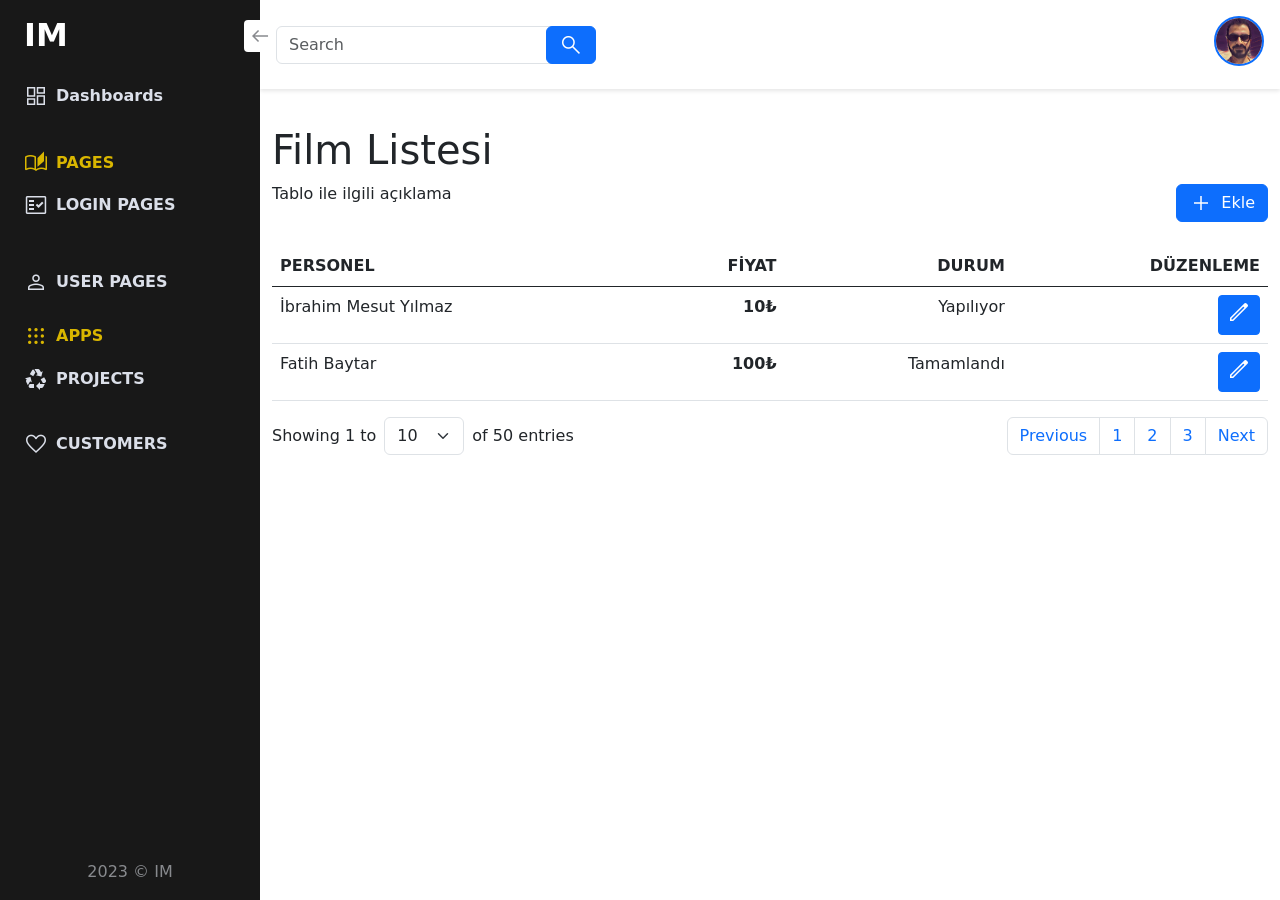
<file: index.html>
<!DOCTYPE html>
<html lang="en">
<head>
    <meta charset="UTF-8">
    <meta name="viewport" content="width=device-width, initial-scale=1.0">
    <title>IM ADMIN TEMPLATE</title>
    <link rel="stylesheet" href="assets/scss/global.css">
</head>
<body>
    <div class="im-root d-flex flex-column">
        <div class="im-page flex-column flex-column-fluid">
            <input type="checkbox" id="side-action-input">
            <div class="im-header">
                <div class="im-header-row">
                    <label class="side-action-btn" for="side-action-input">
                        <span class="material-symbols-outlined menu-icon">
                            menu
                        </span>
                    </label>
                    <div class="search">
                        <form action="#" class="form">
                            <div class="search-container">
                                <input type="text" class="form-control" placeholder="Search">
                                <button type="button" class="btn btn-primary">
                                    <span class="material-symbols-outlined">
                                        search
                                    </span>
                                </button>
                            </div>
                        </form>
                    </div><!-- search -->
                    <div class="app-navbar">
                        <div class="app-navbar-item">
                            <div class="dropdown user-dropdown">
                                <button class="dropdown-toggle" type="button" data-bs-toggle="dropdown" aria-expanded="false">
                                    <span>
                                        <img src="assets/img/brahim.jpg" alt="">
                                    </span> 
                                </button>
                                <ul class="dropdown-menu dropdown-menu-end">
                                    <li><a class="dropdown-item" href="#">Profil</a></li>
                                    <li><a class="dropdown-item" href="#">Hesap</a></li>
                                    <li><hr class="dropdown-divider"></li>
                                    <li><a class="dropdown-item" href="#">Çıkış</a></li>
                                </ul>
                            </div>
                        </div>
                    </div>
                </div>
            </div><!-- im-header -->
            <div class="im-side">
                <label class="side-action-btn" for="side-action-input">
                    <span class="material-symbols-outlined">
                        arrow_left_alt
                    </span>
                    <span class="material-symbols-outlined menu-icon">
                        menu
                    </span>
                    <span class="material-symbols-outlined close-icon">
                        close
                    </span>
                </label>
                <div class="logo">
                    <a href="./">
                        <span>IM</span>
                    </a>
                </div><!-- logo -->
                <div class="menu">
                    <div class="menu-scroll">
                        <div class="menu-item">
                            <a href="javascript:;">
                                <span class="material-symbols-outlined">
                                    dashboard
                                </span>
                                <span class="menu-text">
                                    Dashboards
                                </span>
                            </a>
                            <div class="menu-sub">
                                <ul>
                                    <li>
                                        <a href="javascript:;">
                                            <span class="material-symbols-outlined">
                                                bar_chart_4_bars
                                            </span>
                                            <span class="menu-text">Dashboard 1</span>
                                        </a>
                                    </li>
                                    <li>
                                        <a href="javascript:;">
                                            <span class="material-symbols-outlined">
                                                team_dashboard
                                            </span>
                                            <span class="menu-text">Dashboard 2</span>
                                        </a>
                                    </li>
                                    <li>
                                        <a href="javascript:;">
                                            <span class="material-symbols-outlined">
                                                dashboard_customize
                                            </span>
                                            <span class="menu-text">Dashboard 3</span>
                                        </a>
                                    </li>
                                </ul>
                            </div>
                        </div><!-- menu-item -->
                        <div class="menu-head">
                            <span class="material-symbols-outlined">
                                auto_stories
                            </span>
                            <span class="menu-text">PAGES</span>
                        </div><!-- menu-head -->
                        <div class="menu-item">
                            <a href="javascript:;">
                                <span class="material-symbols-outlined">
                                    fact_check
                                </span>
                                <span class="menu-text">LOGIN PAGES</span>
                            </a>
                            <div class="menu-sub">
                                <ul>
                                    <li>
                                        <a href="pages/login-resigter/login.html">
                                            <span class="material-symbols-outlined">
                                                check_box
                                            </span>
                                            <span class="menu-text">LOGIN</span>
                                        </a>
                                    </li>
                                    <li>
                                        <a href="pages/login-resigter/login.html">
                                            <span class="material-symbols-outlined">
                                                sync_saved_locally
                                            </span>
                                            <span class="menu-text">REGISTER</span>
                                        </a>
                                    </li>
                                    <li>
                                        <a href="pages/login-resigter/login.html">
                                            <span class="material-symbols-outlined">
                                                cycle
                                            </span>
                                            <span class="menu-text">CHANGE PASS</span>
                                        </a>
                                    </li>
                                </ul>
                            </div>
                        </div><!-- menu-item -->
                        <div class="menu-item">
                            <a href="javascript:;">
                                <span class="material-symbols-outlined">
                                    person
                                </span>
                                <span class="menu-text">USER PAGES</span>
                            </a>
                        </div><!-- menu-item -->
                        <div class="menu-head">
                            <span class="material-symbols-outlined">
                                apps
                            </span>
                            <span class="menu-text">APPS</span>
                        </div><!-- menu-head -->
                        <div class="menu-item">
                            <a href="javascript:;">
                                <span class="material-symbols-outlined">
                                    recycling
                                </span>
                                <span class="menu-text">PROJECTS</span>
                            </a>
                        </div><!-- menu-item -->
                        <div class="menu-item">
                            <a href="javascript:;">
                                <span class="material-symbols-outlined">
                                    favorite
                                </span>
                                <span class="menu-text">CUSTOMERS</span>
                            </a>
                        </div><!-- menu-item -->
                    </div><!-- menu-scroll -->
                </div><!-- menu -->
                <div class="side-footer">
                    <span>2023 &copy; IM </span>
                </div><!-- menu-footer -->
            </div><!-- im-side -->
            <label class="im-side-overlay" for="side-action-input"></label><!-- im-side-overlay -->
            <div class="im-wrapper">
                <div class="container">
                    <div class="table-title d-flex justify-content-between align-items-end pb-4">
                        <div class="table-head">
                            <h1>Film Listesi</h1>
                            <p>Tablo ile ilgili açıklama</p>
                        </div>
                        <div class="button-actions">
                            <button type="button" class="btn btn-primary d-flex align-items-center" data-bs-toggle="modal" data-bs-target="#exampleModal">
                                <span class="material-symbols-outlined me-2">
                                    add
                                </span>
                                <span>Ekle</span>
                            </button>
                        </div>
                    </div>
                    <div class="table-responsive">
                        <!--begin::Table-->
                        <table class="table">
                            <!--begin::Table head-->
                            <thead>
                                <tr class="fw-bold border-bottom-0">                                    
                                    <th class="text-start">PERSONEL</th>
                                    <th class="text-end">FİYAT</th>
                                    <th class="text-end">DURUM</th>                               
                                    <th class="text-end">DÜZENLEME</th>
                                </tr>
                            </thead>
                            <tbody>
                                <tr>
                                    <td>
                                        İbrahim Mesut Yılmaz                             
                                    </td>
                                    <td class="text-end ">
                                        <span class="fw-bold">10₺</span>                                
                                    </td>    
                                    <td class="text-end">
                                        Yapılıyor
                                    </td>     
                                    <td class="text-end">
                                        <a href="#" class="btn btn-sm btn-primary" data-bs-toggle="modal" data-bs-target="#exampleModal">
                                            <span class="material-symbols-outlined">
                                                edit
                                            </span>
                                        </a>
                                    </td>
                                </tr>  
                                <tr>
                                    <td>
                                        Fatih Baytar                          
                                    </td>
                                    <td class="text-end ">
                                        <span class="fw-bold">100₺</span>                                
                                    </td>    
                                    <td class="text-end">
                                        Tamamlandı
                                    </td>     
                                    <td class="text-end">
                                        <a href="#" class="btn btn-sm btn-primary" data-bs-toggle="modal" data-bs-target="#exampleModal">
                                            <span class="material-symbols-outlined">
                                                edit
                                            </span>
                                        </a>
                                    </td>
                                </tr>                           
                            </tbody>
                        </table>
                    </div>
                    <div class="pagination-container d-flex justify-content-between">
                        <div class="col col-12 col-lg-5">
                            <div class="entries d-flex align-items-center">
                                <span>Showing 1 to </span>
                                <select class="form-select" aria-label="Default select example">
                                    <option selected>10</option>
                                    <option value="1">25</option>
                                    <option value="2">50</option>
                                    <option value="3">100</option>
                                </select> 
                                <span>of 50 entries</span>
                            </div><!-- entries -->
                        </div>
                        <div class="col col-12 col-lg-7">
                            <nav class="d-flex justify-content-end" aria-label="table navigation">
                                <ul class="pagination">
                                    <li class="page-item"><a class="page-link" href="#">Previous</a></li>
                                    <li class="page-item"><a class="page-link" href="#">1</a></li>
                                    <li class="page-item"><a class="page-link" href="#">2</a></li>
                                    <li class="page-item"><a class="page-link" href="#">3</a></li>
                                    <li class="page-item"><a class="page-link" href="#">Next</a></li>
                                </ul>
                            </nav>
                        </div>
                    </div><!-- pagination-container -->
                </div>
            </div><!-- im-wrapper -->
        </div><!-- im-page --> 
    </div><!-- im-root -->
    <div class="loader"></div>
    <!-- Modal -->
    <div class="modal fade" id="exampleModal" tabindex="-1" aria-labelledby="exampleModalLabel" aria-hidden="true">
        <div class="modal-dialog">
            <div class="modal-content">
                <div class="modal-header">
                    <h1 class="modal-title fs-5" id="exampleModalLabel">Modal title</h1>
                    <button type="button" class="btn-close" data-bs-dismiss="modal" aria-label="Close"></button>
                </div>
                <div class="modal-body">
                    ...
                </div>
                <div class="modal-footer">
                    <button type="button" class="btn btn-secondary" data-bs-dismiss="modal">Close</button>
                    <button type="button" class="btn btn-primary">Save changes</button>
                </div>
            </div>
        </div>
    </div>
    <script src="assets/bootstrap/bootstrap.bundle.min.js"></script>
</body>
</html>
</file>
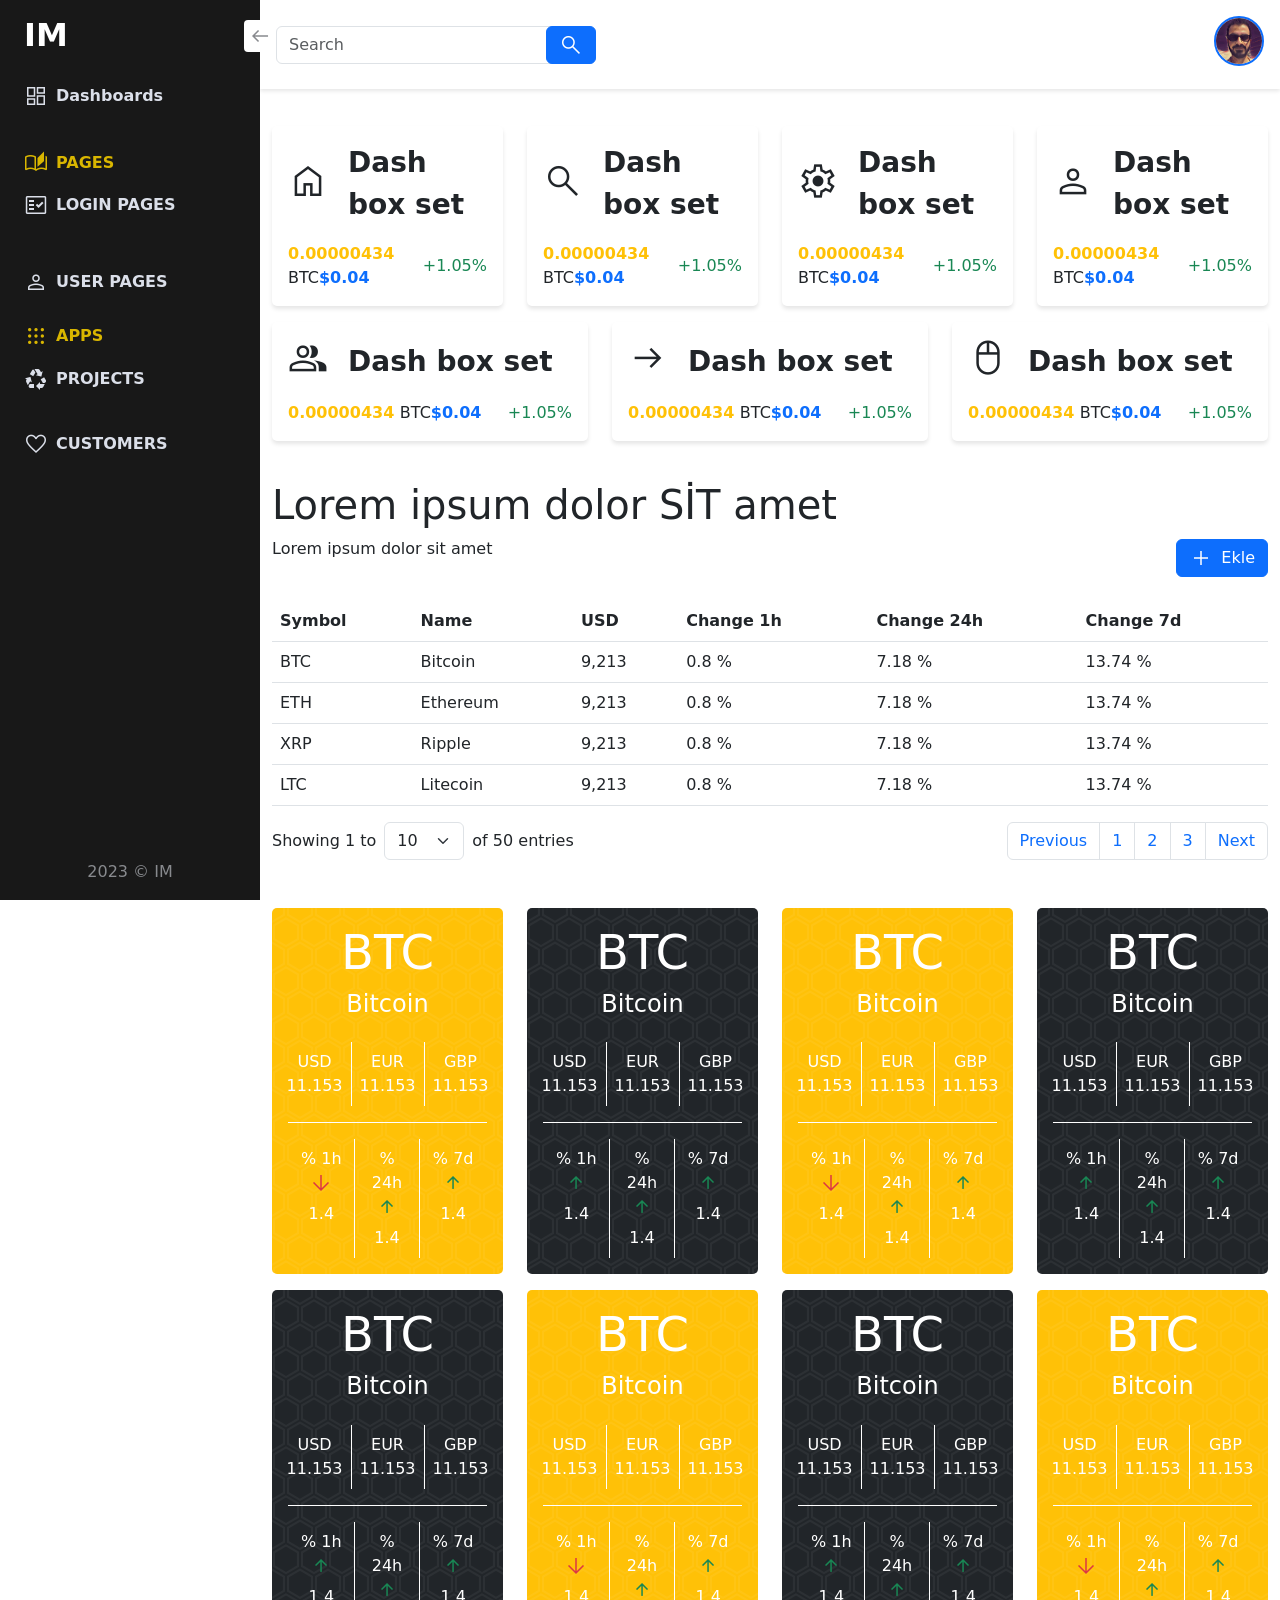
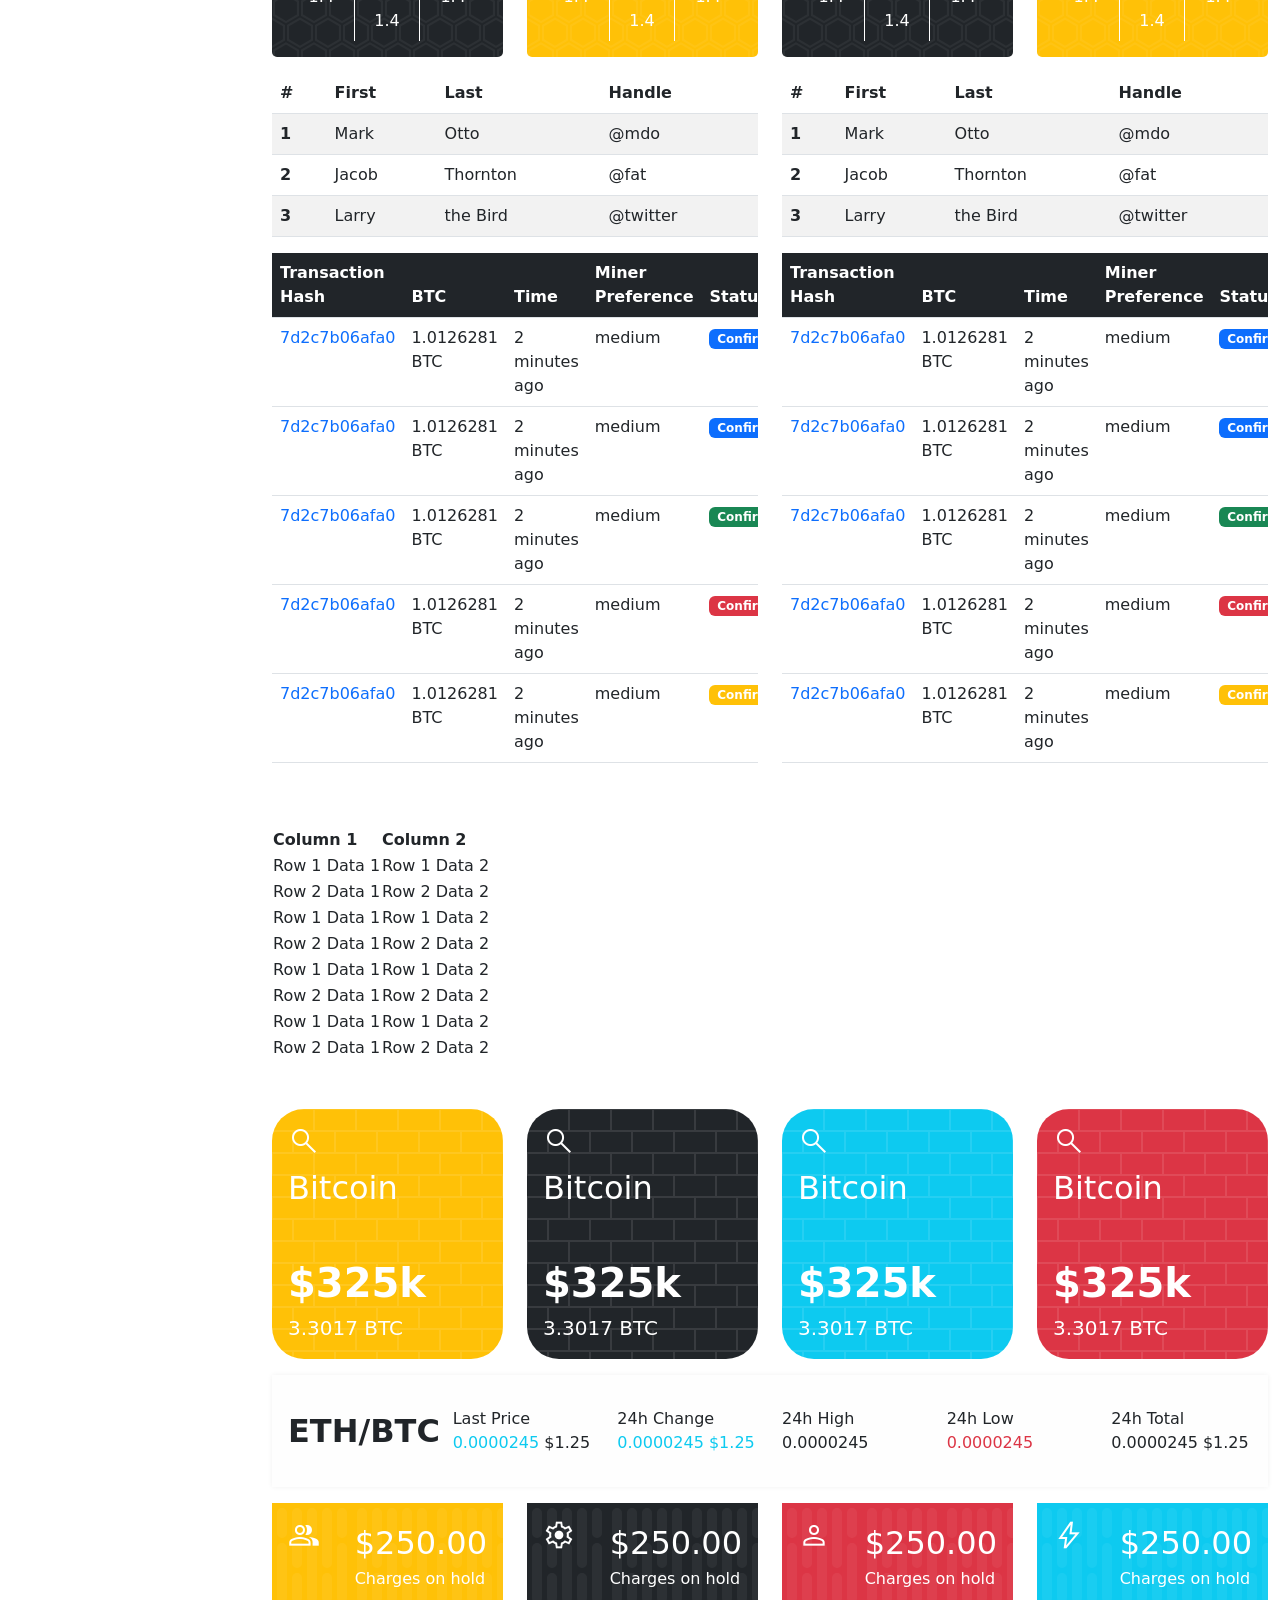
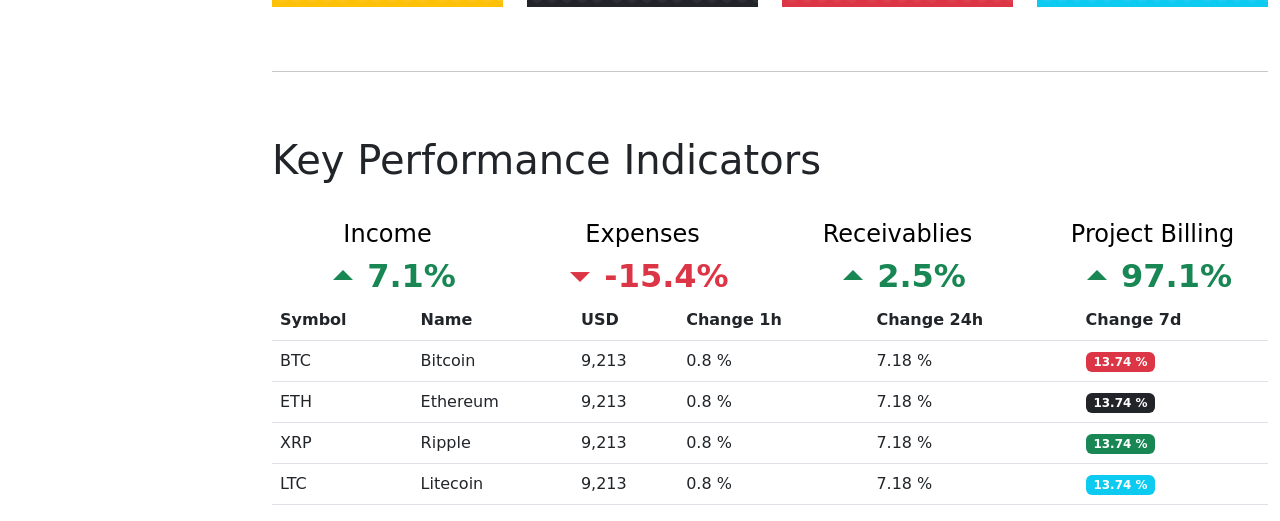
<file: dashboards/dashboard-1.html>
<!DOCTYPE html>
<html lang="en">
<head>
    <meta charset="UTF-8">
    <meta name="viewport" content="width=device-width, initial-scale=1.0">
    <title>IM ADMIN TEMPLATE</title>
    <base href="../">
    <link rel="stylesheet" href="https://cdn.datatables.net/1.13.6/css/jquery.dataTables.min.css">
    <link rel="stylesheet" href="assets/scss/global.css">
</head>
<body>
    <div class="im-root d-flex flex-column">
        <div class="im-page flex-column flex-column-fluid">
            <input type="checkbox" id="side-action-input">
            <div class="im-header">
                <div class="im-header-row">
                    <label class="side-action-btn" for="side-action-input">
                        <span class="material-symbols-outlined menu-icon">
                            menu
                        </span>
                    </label>
                    <div class="search">
                        <form action="#" class="form">
                            <div class="search-container">
                                <input type="text" class="form-control" placeholder="Search">
                                <button type="button" class="btn btn-primary">
                                    <span class="material-symbols-outlined">
                                        search
                                    </span>
                                </button>
                            </div>
                        </form>
                    </div><!-- search -->
                    <div class="app-navbar">
                        <div class="app-navbar-item">
                            <div class="dropdown user-dropdown">
                                <button class="dropdown-toggle" type="button" data-bs-toggle="dropdown" aria-expanded="false">
                                    <span>
                                        <img src="assets/img/brahim.jpg" alt="">
                                    </span> 
                                </button>
                                <ul class="dropdown-menu dropdown-menu-end">
                                    <li><a class="dropdown-item" href="#">Profil</a></li>
                                    <li><a class="dropdown-item" href="#">Hesap</a></li>
                                    <li><hr class="dropdown-divider"></li>
                                    <li><a class="dropdown-item" href="#">Çıkış</a></li>
                                </ul>
                            </div>
                        </div>
                    </div>
                </div>
            </div><!-- im-header -->
            <div class="im-side">
                <label class="side-action-btn" for="side-action-input">
                    <span class="material-symbols-outlined">
                        arrow_left_alt
                    </span>
                    <span class="material-symbols-outlined menu-icon">
                        menu
                    </span>
                    <span class="material-symbols-outlined close-icon">
                        close
                    </span>
                </label>
                <div class="logo">
                    <a href="./">
                        <span>IM</span>
                    </a>
                </div><!-- logo -->
                <div class="menu">
                    <div class="menu-scroll">
                        <div class="menu-item">
                            <a href="javascript:;">
                                <span class="material-symbols-outlined">
                                    dashboard
                                </span>
                                <span class="menu-text">
                                    Dashboards
                                </span>
                            </a>
                            <div class="menu-sub">
                                <ul>
                                    <li>
                                        <a href="javascript:;">
                                            <span class="material-symbols-outlined">
                                                bar_chart_4_bars
                                            </span>
                                            <span class="menu-text">Dashboard 1</span>
                                        </a>
                                    </li>
                                    <li>
                                        <a href="javascript:;">
                                            <span class="material-symbols-outlined">
                                                team_dashboard
                                            </span>
                                            <span class="menu-text">Dashboard 2</span>
                                        </a>
                                    </li>
                                    <li>
                                        <a href="javascript:;">
                                            <span class="material-symbols-outlined">
                                                dashboard_customize
                                            </span>
                                            <span class="menu-text">Dashboard 3</span>
                                        </a>
                                    </li>
                                </ul>
                            </div>
                        </div><!-- menu-item -->
                        <div class="menu-head">
                            <span class="material-symbols-outlined">
                                auto_stories
                            </span>
                            <span class="menu-text">PAGES</span>
                        </div><!-- menu-head -->
                        <div class="menu-item">
                            <a href="javascript:;">
                                <span class="material-symbols-outlined">
                                    fact_check
                                </span>
                                <span class="menu-text">LOGIN PAGES</span>
                            </a>
                            <div class="menu-sub">
                                <ul>
                                    <li>
                                        <a href="pages/login-resigter/login.html">
                                            <span class="material-symbols-outlined">
                                                check_box
                                            </span>
                                            <span class="menu-text">LOGIN</span>
                                        </a>
                                    </li>
                                    <li>
                                        <a href="pages/login-resigter/login.html">
                                            <span class="material-symbols-outlined">
                                                sync_saved_locally
                                            </span>
                                            <span class="menu-text">REGISTER</span>
                                        </a>
                                    </li>
                                    <li>
                                        <a href="pages/login-resigter/login.html">
                                            <span class="material-symbols-outlined">
                                                cycle
                                            </span>
                                            <span class="menu-text">CHANGE PASS</span>
                                        </a>
                                    </li>
                                </ul>
                            </div>
                        </div><!-- menu-item -->
                        <div class="menu-item">
                            <a href="javascript:;">
                                <span class="material-symbols-outlined">
                                    person
                                </span>
                                <span class="menu-text">USER PAGES</span>
                            </a>
                        </div><!-- menu-item -->
                        <div class="menu-head">
                            <span class="material-symbols-outlined">
                                apps
                            </span>
                            <span class="menu-text">APPS</span>
                        </div><!-- menu-head -->
                        <div class="menu-item">
                            <a href="javascript:;">
                                <span class="material-symbols-outlined">
                                    recycling
                                </span>
                                <span class="menu-text">PROJECTS</span>
                            </a>
                        </div><!-- menu-item -->
                        <div class="menu-item">
                            <a href="javascript:;">
                                <span class="material-symbols-outlined">
                                    favorite
                                </span>
                                <span class="menu-text">CUSTOMERS</span>
                            </a>
                        </div><!-- menu-item -->
                    </div><!-- menu-scroll -->
                </div><!-- menu -->
                <div class="side-footer">
                    <span>2023 &copy; IM </span>
                </div><!-- menu-footer -->
            </div><!-- im-side -->
            <label class="im-side-overlay" for="side-action-input"></label><!-- im-side-overlay -->
            <div class="im-wrapper">
                <div class="container">
                    <div class="row">
                        <div class="col col-12 col-lg-3">
                            <div class="cripto-dash-box-1">
                                <div class="up">
                                    <div class="icon">
                                        <span class="material-symbols-outlined">
                                            home
                                        </span>
                                    </div>
                                    <div class="name">
                                        Dash box set
                                    </div>
                                </div>
                                <div class="bot">
                                    <div class="units">
                                        <span class="text-warning">0.00000434 </span>
                                        <span>BTC</span><span class="text-primary">$0.04</span>
                                    </div>
                                    <div class="percent text-success">+1.05%</div>
                                </div>
                            </div>
                        </div>
                        <div class="col col-12 col-lg-3">
                            <div class="cripto-dash-box-1">
                                <div class="up">
                                    <div class="icon">
                                        <span class="material-symbols-outlined">
                                            search
                                        </span>
                                    </div>
                                    <div class="name">
                                        Dash box set
                                    </div>
                                </div>
                                <div class="bot">
                                    <div class="units">
                                        <span class="text-warning">0.00000434 </span>
                                        <span>BTC</span><span class="text-primary">$0.04</span>
                                    </div>
                                    <div class="percent text-success">+1.05%</div>
                                </div>
                            </div>
                        </div>
                        <div class="col col-12 col-lg-3">
                            <div class="cripto-dash-box-1">
                                <div class="up">
                                    <div class="icon">
                                        <span class="material-symbols-outlined">
                                            settings
                                        </span>
                                    </div>
                                    <div class="name">
                                        Dash box set
                                    </div>
                                </div>
                                <div class="bot">
                                    <div class="units">
                                        <span class="text-warning">0.00000434 </span>
                                        <span>BTC</span><span class="text-primary">$0.04</span>
                                    </div>
                                    <div class="percent text-success">+1.05%</div>
                                </div>
                            </div>
                        </div>
                        <div class="col col-12 col-lg-3">
                            <div class="cripto-dash-box-1">
                                <div class="up">
                                    <div class="icon">
                                        <span class="material-symbols-outlined">
                                            person
                                        </span>
                                    </div>
                                    <div class="name">
                                        Dash box set
                                    </div>
                                </div>
                                <div class="bot">
                                    <div class="units">
                                        <span class="text-warning">0.00000434 </span>
                                        <span>BTC</span><span class="text-primary">$0.04</span>
                                    </div>
                                    <div class="percent text-success">+1.05%</div>
                                </div>
                            </div>
                        </div>
                    </div><!-- row -->
                    <div class="row">
                        <div class="col col-12 col-lg-4">
                            <div class="cripto-dash-box-1">
                                <div class="up">
                                    <div class="icon">
                                        <span class="material-symbols-outlined">
                                            people
                                        </span>
                                    </div>
                                    <div class="name">
                                        Dash box set
                                    </div>
                                </div>
                                <div class="bot">
                                    <div class="units">
                                        <span class="text-warning">0.00000434 </span>
                                        <span>BTC</span><span class="text-primary">$0.04</span>
                                    </div>
                                    <div class="percent text-success">+1.05%</div>
                                </div>
                            </div>
                        </div>
                        <div class="col col-12 col-lg-4">
                            <div class="cripto-dash-box-1">
                                <div class="up">
                                    <div class="icon">
                                        <span class="material-symbols-outlined">
                                            arrow_right_alt
                                        </span>
                                    </div>
                                    <div class="name">
                                        Dash box set
                                    </div>
                                </div>
                                <div class="bot">
                                    <div class="units">
                                        <span class="text-warning">0.00000434 </span>
                                        <span>BTC</span><span class="text-primary">$0.04</span>
                                    </div>
                                    <div class="percent text-success">+1.05%</div>
                                </div>
                            </div>
                        </div>
                        <div class="col col-12 col-lg-4">
                            <div class="cripto-dash-box-1">
                                <div class="up">
                                    <div class="icon">
                                        <span class="material-symbols-outlined">
                                            mouse
                                        </span>
                                    </div>
                                    <div class="name">
                                        Dash box set
                                    </div>
                                </div>
                                <div class="bot">
                                    <div class="units">
                                        <span class="text-warning">0.00000434 </span>
                                        <span>BTC</span><span class="text-primary">$0.04</span>
                                    </div>
                                    <div class="percent text-success">+1.05%</div>
                                </div>
                            </div>
                        </div>
                    </div>
                    <div class="table-title d-flex justify-content-between align-items-end pt-4 pb-4">
                        <div class="table-head">
                            <h1>Lorem ipsum dolor SİT amet</h1>
                            <p>Lorem ipsum dolor sit amet</p>
                        </div>
                        <div class="button-actions">
                            <button type="button" class="btn btn-primary d-flex align-items-center" data-bs-toggle="modal" data-bs-target="#exampleModal">
                                <span class="material-symbols-outlined me-2">
                                    add
                                </span>
                                <span>Ekle</span>
                            </button>
                        </div>
                    </div>
                    <div class="table-responsive">
                        <!--begin::Table-->
                        <table class="table">
                            <!--begin::Table head-->
                            <thead>
                                <tr class="fw-bold">                                    
                                    <th>Symbol</th>
                                    <th>Name</th>
                                    <th>USD</th>                               
                                    <th>Change 1h</th>                       
                                    <th>Change 24h</th>                       
                                    <th>Change 7d</th>
                                </tr>
                            </thead>
                            <tbody>
                                <tr>
                                    <td>BTC</td>
                                    <td>Bitcoin</td>
                                    <td>9,213</td>
                                    <td>0.8 %</td>
                                    <td>7.18 %</td>
                                    <td>13.74 %</td>
                                </tr>
                                <tr>
                                    <td>ETH</td>
                                    <td>Ethereum</td>
                                    <td>9,213</td>
                                    <td>0.8 %</td>
                                    <td>7.18 %</td>
                                    <td>13.74 %</td>
                                </tr>
                                <tr>
                                    <td>XRP</td>
                                    <td>Ripple</td>
                                    <td>9,213</td>
                                    <td>0.8 %</td>
                                    <td>7.18 %</td>
                                    <td>13.74 %</td>
                                </tr>
                                <tr>
                                    <td>LTC</td>
                                    <td>Litecoin</td>
                                    <td>9,213</td>
                                    <td>0.8 %</td>
                                    <td>7.18 %</td>
                                    <td>13.74 %</td>
                                </tr>
                            </tbody>
                        </table>
                    </div>
                    <div class="pagination-container d-flex justify-content-between mb-5">
                        <div class="col col-12 col-lg-5">
                            <div class="entries d-flex align-items-center">
                                <span>Showing 1 to </span>
                                <select class="form-select" aria-label="Default select example">
                                    <option selected>10</option>
                                    <option value="1">25</option>
                                    <option value="2">50</option>
                                    <option value="3">100</option>
                                </select> 
                                <span>of 50 entries</span>
                            </div><!-- entries -->
                        </div>
                        <div class="col col-12 col-lg-7">
                            <nav class="d-flex justify-content-end" aria-label="table navigation">
                                <ul class="pagination">
                                    <li class="page-item"><a class="page-link" href="#">Previous</a></li>
                                    <li class="page-item"><a class="page-link" href="#">1</a></li>
                                    <li class="page-item"><a class="page-link" href="#">2</a></li>
                                    <li class="page-item"><a class="page-link" href="#">3</a></li>
                                    <li class="page-item"><a class="page-link" href="#">Next</a></li>
                                </ul>
                            </nav>
                        </div>
                    </div><!-- pagination-container -->
                    <div class="row">
                        <div class="col col-12 col-lg-3">
                            <div class="cripto-dash-box-2 bg-warning">
                                <div class="up">
                                    <div class="name">
                                        <h2>BTC</h2>
                                        <h4>Bitcoin</h4>
                                    </div>
                                </div>
                                <div class="bot">
                                    <div class="units">
                                        <div class="uni-1">
                                            <div class="name">USD</div>
                                            <div class="value">11.153</div>
                                        </div>
                                        <div class="uni-2">
                                            <div class="name">EUR</div>
                                            <div class="value">11.153</div>
                                        </div>
                                        <div class="uni-3">
                                            <div class="name">GBP</div>
                                            <div class="value">11.153</div>
                                        </div>
                                    </div>
                                    <div class="percent">
                                        <div class="per-1">
                                            <div class="time">
                                                % 1h
                                            </div>
                                            <div class="value">
                                                <span class="material-symbols-outlined text-danger">
                                                    arrow_downward
                                                </span>
                                                <span>1.4</span>
                                            </div>
                                        </div>
                                        <div class="per-2">
                                            <div class="time">
                                                % 24h
                                            </div>
                                            <div class="value">
                                                <span class="material-symbols-outlined text-success">
                                                    arrow_upward_alt
                                                </span>
                                                <span>1.4</span>
                                            </div>
                                        </div>
                                        <div class="per-3">
                                            <div class="time">
                                                % 7d
                                            </div>
                                            <div class="value">
                                                <span class="material-symbols-outlined text-success">
                                                    arrow_upward_alt
                                                </span>
                                                <span>1.4</span>
                                            </div>
                                        </div>
                                    </div>
                                </div>
                            </div>
                        </div>
                        <div class="col col-12 col-lg-3">
                            <div class="cripto-dash-box-2 bg-dark">
                                <div class="up">
                                    <div class="name">
                                        <h2>BTC</h2>
                                        <h4>Bitcoin</h4>
                                    </div>
                                </div>
                                <div class="bot">
                                    <div class="units">
                                        <div class="uni-1">
                                            <div class="name">USD</div>
                                            <div class="value">11.153</div>
                                        </div>
                                        <div class="uni-2 border-left-1">
                                            <div class="name">EUR</div>
                                            <div class="value">11.153</div>
                                        </div>
                                        <div class="uni-3">
                                            <div class="name">GBP</div>
                                            <div class="value">11.153</div>
                                        </div>
                                    </div>
                                    <div class="percent">
                                        <div class="per-1">
                                            <div class="time">
                                                % 1h
                                            </div>
                                            <div class="value">
                                                <span class="material-symbols-outlined text-success">
                                                    arrow_upward_alt
                                                </span>
                                                <span>1.4</span>
                                            </div>
                                        </div>
                                        <div class="per-2">
                                            <div class="time">
                                                % 24h
                                            </div>
                                            <div class="value">
                                                <span class="material-symbols-outlined text-success">
                                                    arrow_upward_alt
                                                </span>
                                                <span>1.4</span>
                                            </div>
                                        </div>
                                        <div class="per-3">
                                            <div class="time">
                                                % 7d
                                            </div>
                                            <div class="value">
                                                <span class="material-symbols-outlined text-success">
                                                    arrow_upward_alt
                                                </span>
                                                <span>1.4</span>
                                            </div>
                                        </div>
                                    </div>
                                </div>
                            </div>
                        </div>
                        <div class="col col-12 col-lg-3">
                            <div class="cripto-dash-box-2 bg-warning">
                                <div class="up">
                                    <div class="name">
                                        <h2>BTC</h2>
                                        <h4>Bitcoin</h4>
                                    </div>
                                </div>
                                <div class="bot">
                                    <div class="units">
                                        <div class="uni-1">
                                            <div class="name">USD</div>
                                            <div class="value">11.153</div>
                                        </div>
                                        <div class="uni-2">
                                            <div class="name">EUR</div>
                                            <div class="value">11.153</div>
                                        </div>
                                        <div class="uni-3">
                                            <div class="name">GBP</div>
                                            <div class="value">11.153</div>
                                        </div>
                                    </div>
                                    <div class="percent">
                                        <div class="per-1">
                                            <div class="time">
                                                % 1h
                                            </div>
                                            <div class="value">
                                                <span class="material-symbols-outlined text-danger">
                                                    arrow_downward
                                                </span>
                                                <span>1.4</span>
                                            </div>
                                        </div>
                                        <div class="per-2">
                                            <div class="time">
                                                % 24h
                                            </div>
                                            <div class="value">
                                                <span class="material-symbols-outlined text-success">
                                                    arrow_upward_alt
                                                </span>
                                                <span>1.4</span>
                                            </div>
                                        </div>
                                        <div class="per-3">
                                            <div class="time">
                                                % 7d
                                            </div>
                                            <div class="value">
                                                <span class="material-symbols-outlined text-success">
                                                    arrow_upward_alt
                                                </span>
                                                <span>1.4</span>
                                            </div>
                                        </div>
                                    </div>
                                </div>
                            </div>
                        </div>
                        <div class="col col-12 col-lg-3">
                            <div class="cripto-dash-box-2 bg-dark">
                                <div class="up">
                                    <div class="name">
                                        <h2>BTC</h2>
                                        <h4>Bitcoin</h4>
                                    </div>
                                </div>
                                <div class="bot">
                                    <div class="units">
                                        <div class="uni-1">
                                            <div class="name">USD</div>
                                            <div class="value">11.153</div>
                                        </div>
                                        <div class="uni-2 border-left-1">
                                            <div class="name">EUR</div>
                                            <div class="value">11.153</div>
                                        </div>
                                        <div class="uni-3">
                                            <div class="name">GBP</div>
                                            <div class="value">11.153</div>
                                        </div>
                                    </div>
                                    <div class="percent">
                                        <div class="per-1">
                                            <div class="time">
                                                % 1h
                                            </div>
                                            <div class="value">
                                                <span class="material-symbols-outlined text-success">
                                                    arrow_upward_alt
                                                </span>
                                                <span>1.4</span>
                                            </div>
                                        </div>
                                        <div class="per-2">
                                            <div class="time">
                                                % 24h
                                            </div>
                                            <div class="value">
                                                <span class="material-symbols-outlined text-success">
                                                    arrow_upward_alt
                                                </span>
                                                <span>1.4</span>
                                            </div>
                                        </div>
                                        <div class="per-3">
                                            <div class="time">
                                                % 7d
                                            </div>
                                            <div class="value">
                                                <span class="material-symbols-outlined text-success">
                                                    arrow_upward_alt
                                                </span>
                                                <span>1.4</span>
                                            </div>
                                        </div>
                                    </div>
                                </div>
                            </div>
                        </div>
                        <div class="col col-12 col-lg-3">
                            <div class="cripto-dash-box-2 bg-dark">
                                <div class="up">
                                    <div class="name">
                                        <h2>BTC</h2>
                                        <h4>Bitcoin</h4>
                                    </div>
                                </div>
                                <div class="bot">
                                    <div class="units">
                                        <div class="uni-1">
                                            <div class="name">USD</div>
                                            <div class="value">11.153</div>
                                        </div>
                                        <div class="uni-2 border-left-1">
                                            <div class="name">EUR</div>
                                            <div class="value">11.153</div>
                                        </div>
                                        <div class="uni-3">
                                            <div class="name">GBP</div>
                                            <div class="value">11.153</div>
                                        </div>
                                    </div>
                                    <div class="percent">
                                        <div class="per-1">
                                            <div class="time">
                                                % 1h
                                            </div>
                                            <div class="value">
                                                <span class="material-symbols-outlined text-success">
                                                    arrow_upward_alt
                                                </span>
                                                <span>1.4</span>
                                            </div>
                                        </div>
                                        <div class="per-2">
                                            <div class="time">
                                                % 24h
                                            </div>
                                            <div class="value">
                                                <span class="material-symbols-outlined text-success">
                                                    arrow_upward_alt
                                                </span>
                                                <span>1.4</span>
                                            </div>
                                        </div>
                                        <div class="per-3">
                                            <div class="time">
                                                % 7d
                                            </div>
                                            <div class="value">
                                                <span class="material-symbols-outlined text-success">
                                                    arrow_upward_alt
                                                </span>
                                                <span>1.4</span>
                                            </div>
                                        </div>
                                    </div>
                                </div>
                            </div>
                        </div>
                        <div class="col col-12 col-lg-3">
                            <div class="cripto-dash-box-2 bg-warning">
                                <div class="up">
                                    <div class="name">
                                        <h2>BTC</h2>
                                        <h4>Bitcoin</h4>
                                    </div>
                                </div>
                                <div class="bot">
                                    <div class="units">
                                        <div class="uni-1">
                                            <div class="name">USD</div>
                                            <div class="value">11.153</div>
                                        </div>
                                        <div class="uni-2">
                                            <div class="name">EUR</div>
                                            <div class="value">11.153</div>
                                        </div>
                                        <div class="uni-3">
                                            <div class="name">GBP</div>
                                            <div class="value">11.153</div>
                                        </div>
                                    </div>
                                    <div class="percent">
                                        <div class="per-1">
                                            <div class="time">
                                                % 1h
                                            </div>
                                            <div class="value">
                                                <span class="material-symbols-outlined text-danger">
                                                    arrow_downward
                                                </span>
                                                <span>1.4</span>
                                            </div>
                                        </div>
                                        <div class="per-2">
                                            <div class="time">
                                                % 24h
                                            </div>
                                            <div class="value">
                                                <span class="material-symbols-outlined text-success">
                                                    arrow_upward_alt
                                                </span>
                                                <span>1.4</span>
                                            </div>
                                        </div>
                                        <div class="per-3">
                                            <div class="time">
                                                % 7d
                                            </div>
                                            <div class="value">
                                                <span class="material-symbols-outlined text-success">
                                                    arrow_upward_alt
                                                </span>
                                                <span>1.4</span>
                                            </div>
                                        </div>
                                    </div>
                                </div>
                            </div>
                        </div>
                        <div class="col col-12 col-lg-3">
                            <div class="cripto-dash-box-2 bg-dark">
                                <div class="up">
                                    <div class="name">
                                        <h2>BTC</h2>
                                        <h4>Bitcoin</h4>
                                    </div>
                                </div>
                                <div class="bot">
                                    <div class="units">
                                        <div class="uni-1">
                                            <div class="name">USD</div>
                                            <div class="value">11.153</div>
                                        </div>
                                        <div class="uni-2 border-left-1">
                                            <div class="name">EUR</div>
                                            <div class="value">11.153</div>
                                        </div>
                                        <div class="uni-3">
                                            <div class="name">GBP</div>
                                            <div class="value">11.153</div>
                                        </div>
                                    </div>
                                    <div class="percent">
                                        <div class="per-1">
                                            <div class="time">
                                                % 1h
                                            </div>
                                            <div class="value">
                                                <span class="material-symbols-outlined text-success">
                                                    arrow_upward_alt
                                                </span>
                                                <span>1.4</span>
                                            </div>
                                        </div>
                                        <div class="per-2">
                                            <div class="time">
                                                % 24h
                                            </div>
                                            <div class="value">
                                                <span class="material-symbols-outlined text-success">
                                                    arrow_upward_alt
                                                </span>
                                                <span>1.4</span>
                                            </div>
                                        </div>
                                        <div class="per-3">
                                            <div class="time">
                                                % 7d
                                            </div>
                                            <div class="value">
                                                <span class="material-symbols-outlined text-success">
                                                    arrow_upward_alt
                                                </span>
                                                <span>1.4</span>
                                            </div>
                                        </div>
                                    </div>
                                </div>
                            </div>
                        </div>
                        <div class="col col-12 col-lg-3">
                            <div class="cripto-dash-box-2 bg-warning">
                                <div class="up">
                                    <div class="name">
                                        <h2>BTC</h2>
                                        <h4>Bitcoin</h4>
                                    </div>
                                </div>
                                <div class="bot">
                                    <div class="units">
                                        <div class="uni-1">
                                            <div class="name">USD</div>
                                            <div class="value">11.153</div>
                                        </div>
                                        <div class="uni-2">
                                            <div class="name">EUR</div>
                                            <div class="value">11.153</div>
                                        </div>
                                        <div class="uni-3">
                                            <div class="name">GBP</div>
                                            <div class="value">11.153</div>
                                        </div>
                                    </div>
                                    <div class="percent">
                                        <div class="per-1">
                                            <div class="time">
                                                % 1h
                                            </div>
                                            <div class="value">
                                                <span class="material-symbols-outlined text-danger">
                                                    arrow_downward
                                                </span>
                                                <span>1.4</span>
                                            </div>
                                        </div>
                                        <div class="per-2">
                                            <div class="time">
                                                % 24h
                                            </div>
                                            <div class="value">
                                                <span class="material-symbols-outlined text-success">
                                                    arrow_upward_alt
                                                </span>
                                                <span>1.4</span>
                                            </div>
                                        </div>
                                        <div class="per-3">
                                            <div class="time">
                                                % 7d
                                            </div>
                                            <div class="value">
                                                <span class="material-symbols-outlined text-success">
                                                    arrow_upward_alt
                                                </span>
                                                <span>1.4</span>
                                            </div>
                                        </div>
                                    </div>
                                </div>
                            </div>
                        </div>
                    </div>
                    <div class="row">
                        <div class="col col-12 col-lg-6">
                            <div class="table-responsive">
                                <table class="table table-striped">
                                    <thead>
                                      <tr>
                                        <th scope="col">#</th>
                                        <th scope="col">First</th>
                                        <th scope="col">Last</th>
                                        <th scope="col">Handle</th>
                                      </tr>
                                    </thead>
                                    <tbody>
                                      <tr>
                                        <th scope="row">1</th>
                                        <td>Mark</td>
                                        <td>Otto</td>
                                        <td>@mdo</td>
                                      </tr>
                                      <tr>
                                        <th scope="row">2</th>
                                        <td>Jacob</td>
                                        <td>Thornton</td>
                                        <td>@fat</td>
                                      </tr>
                                      <tr>
                                        <th scope="row">3</th>
                                        <td>Larry</td>
                                        <td>the Bird</td>
                                        <td>@twitter</td>
                                      </tr>
                                    </tbody>
                                  </table>
                            </div>
                        </div>
                        <div class="col col-12 col-lg-6">
                            <div class="table-responsive">
                                <table class="table table-striped">
                                    <thead>
                                      <tr>
                                        <th scope="col">#</th>
                                        <th scope="col">First</th>
                                        <th scope="col">Last</th>
                                        <th scope="col">Handle</th>
                                      </tr>
                                    </thead>
                                    <tbody>
                                      <tr>
                                        <th scope="row">1</th>
                                        <td>Mark</td>
                                        <td>Otto</td>
                                        <td>@mdo</td>
                                      </tr>
                                      <tr>
                                        <th scope="row">2</th>
                                        <td>Jacob</td>
                                        <td>Thornton</td>
                                        <td>@fat</td>
                                      </tr>
                                      <tr>
                                        <th scope="row">3</th>
                                        <td>Larry</td>
                                        <td>the Bird</td>
                                        <td>@twitter</td>
                                      </tr>
                                    </tbody>
                                  </table>
                            </div>
                        </div>
                    </div>
                    <div class="row">
                        <div class="col col-12 col-lg-6">
                            <div class="table-responsive">
                                <table class="table no-margin table-hover">
                                    <thead>					
                                        <tr>
                                            <th class="bg-dark text-white">Transaction Hash</th>
                                            <th class="bg-dark text-white">BTC</th>
                                            <th class="bg-dark text-white">Time</th>
                                            <th class="bg-dark text-white">Miner Preference</th>
                                            <th class="bg-dark text-white">Status</th>
                                        </tr>
                                    </thead>
                                    <tbody>
                                        <tr>
                                            <td>
                                                <a href="#" class="text-primary">
                                                7d2c7b06afa0
                                                </a>
                                            </td>
                                            <td>1.0126281 BTC</td>
                                            <td>
                                                <time class="timeago" datetime="2018-02-01T13:38:01Z" title="2018-02-01 13:38 GMT">2 minutes ago</time>
                                            </td>
                                            <td>medium</td>
                                            <td><span class="badge bg-primary">Confirmed</span></td>
                                        </tr>
                                        <tr>
                                            <td>
                                                <a href="#" class="text-primary">
                                                7d2c7b06afa0
                                                </a>
                                            </td>
                                            <td>1.0126281 BTC</td>
                                            <td>
                                                <time class="timeago" datetime="2018-02-01T13:38:01Z" title="2018-02-01 13:38 GMT">2 minutes ago</time>
                                            </td>
                                            <td>medium</td>
                                            <td><span class="badge bg-primary">Confirmed</span></td>
                                        </tr>
                                        <tr>
                                            <td>
                                                <a href="#" class="text-primary">
                                                7d2c7b06afa0
                                                </a>
                                            </td>
                                            <td>1.0126281 BTC</td>
                                            <td>
                                                <time class="timeago" datetime="2018-02-01T13:38:01Z" title="2018-02-01 13:38 GMT">2 minutes ago</time>
                                            </td>
                                            <td>medium</td>
                                            <td><span class="badge bg-success">Confirmed</span></td>
                                        </tr>
                                        <tr>
                                            <td>
                                                <a href="#" class="text-primary">
                                                7d2c7b06afa0
                                                </a>
                                            </td>
                                            <td>1.0126281 BTC</td>
                                            <td>
                                                <time class="timeago" datetime="2018-02-01T13:38:01Z" title="2018-02-01 13:38 GMT">2 minutes ago</time>
                                            </td>
                                            <td>medium</td>
                                            <td><span class="badge bg-danger">Confirmed</span></td>
                                        </tr>
                                        <tr>
                                            <td>
                                                <a href="#" class="text-primary">
                                                7d2c7b06afa0
                                                </a>
                                            </td>
                                            <td>1.0126281 BTC</td>
                                            <td>
                                                <time class="timeago" datetime="2018-02-01T13:38:01Z" title="2018-02-01 13:38 GMT">2 minutes ago</time>
                                            </td>
                                            <td>medium</td>
                                            <td><span class="badge bg-warning">Confirmed</span></td>
                                        </tr>
                                    </tbody>
                                </table>
                            </div>
                        </div>
                        <div class="col col-12 col-lg-6">
                            <div class="table-responsive">
                                <table class="table no-margin table-hover">
                                    <thead>					
                                        <tr>
                                            <th class="bg-dark text-white">Transaction Hash</th>
                                            <th class="bg-dark text-white">BTC</th>
                                            <th class="bg-dark text-white">Time</th>
                                            <th class="bg-dark text-white">Miner Preference</th>
                                            <th class="bg-dark text-white">Status</th>
                                        </tr>
                                    </thead>
                                    <tbody>
                                        <tr>
                                            <td>
                                                <a href="#" class="text-primary">
                                                7d2c7b06afa0
                                                </a>
                                            </td>
                                            <td>1.0126281 BTC</td>
                                            <td>
                                                <time class="timeago" datetime="2018-02-01T13:38:01Z" title="2018-02-01 13:38 GMT">2 minutes ago</time>
                                            </td>
                                            <td>medium</td>
                                            <td><span class="badge bg-primary">Confirmed</span></td>
                                        </tr>
                                        <tr>
                                            <td>
                                                <a href="#" class="text-primary">
                                                7d2c7b06afa0
                                                </a>
                                            </td>
                                            <td>1.0126281 BTC</td>
                                            <td>
                                                <time class="timeago" datetime="2018-02-01T13:38:01Z" title="2018-02-01 13:38 GMT">2 minutes ago</time>
                                            </td>
                                            <td>medium</td>
                                            <td><span class="badge bg-primary">Confirmed</span></td>
                                        </tr>
                                        <tr>
                                            <td>
                                                <a href="#" class="text-primary">
                                                7d2c7b06afa0
                                                </a>
                                            </td>
                                            <td>1.0126281 BTC</td>
                                            <td>
                                                <time class="timeago" datetime="2018-02-01T13:38:01Z" title="2018-02-01 13:38 GMT">2 minutes ago</time>
                                            </td>
                                            <td>medium</td>
                                            <td><span class="badge bg-success">Confirmed</span></td>
                                        </tr>
                                        <tr>
                                            <td>
                                                <a href="#" class="text-primary">
                                                7d2c7b06afa0
                                                </a>
                                            </td>
                                            <td>1.0126281 BTC</td>
                                            <td>
                                                <time class="timeago" datetime="2018-02-01T13:38:01Z" title="2018-02-01 13:38 GMT">2 minutes ago</time>
                                            </td>
                                            <td>medium</td>
                                            <td><span class="badge bg-danger">Confirmed</span></td>
                                        </tr>
                                        <tr>
                                            <td>
                                                <a href="#" class="text-primary">
                                                7d2c7b06afa0
                                                </a>
                                            </td>
                                            <td>1.0126281 BTC</td>
                                            <td>
                                                <time class="timeago" datetime="2018-02-01T13:38:01Z" title="2018-02-01 13:38 GMT">2 minutes ago</time>
                                            </td>
                                            <td>medium</td>
                                            <td><span class="badge bg-warning">Confirmed</span></td>
                                        </tr>
                                    </tbody>
                                </table>
                            </div>
                        </div>
                    </div>
                    <!-- datatable begin -->
                    <br><br>
                    <div class="table-responsive">
                        <table id="datatable" class="display">
                            <thead>
                                <tr>
                                    <th>Column 1</th>
                                    <th>Column 2</th>
                                </tr>
                            </thead>
                            <tbody>
                                <tr>
                                    <td>Row 1 Data 1</td>
                                    <td>Row 1 Data 2</td>
                                </tr>
                                <tr>
                                    <td>Row 2 Data 1</td>
                                    <td>Row 2 Data 2</td>
                                </tr>
                                <tr>
                                    <td>Row 1 Data 1</td>
                                    <td>Row 1 Data 2</td>
                                </tr>
                                <tr>
                                    <td>Row 2 Data 1</td>
                                    <td>Row 2 Data 2</td>
                                </tr>
                                <tr>
                                    <td>Row 1 Data 1</td>
                                    <td>Row 1 Data 2</td>
                                </tr>
                                <tr>
                                    <td>Row 2 Data 1</td>
                                    <td>Row 2 Data 2</td>
                                </tr>
                                <tr>
                                    <td>Row 1 Data 1</td>
                                    <td>Row 1 Data 2</td>
                                </tr>
                                <tr>
                                    <td>Row 2 Data 1</td>
                                    <td>Row 2 Data 2</td>
                                </tr>
                            </tbody>
                        </table>
                    </div>
                    <br><br>
                    <!-- datatable end -->
                    <div class="row">
                        <div class="col col-12 col-md-3">
                            <div class="cripto-dash-box-3 bg-warning">
                                <div class="up">
                                    <div class="icon">
                                        <span class="material-symbols-outlined">
                                            search
                                        </span>
                                    </div>
                                    <div class="name">Bitcoin</div>
                                </div>
                                <div class="bot">
                                    <div class="price">$325k</div>
                                    <div class="value">3.3017 BTC</div>
                                </div>
                            </div>
                        </div>
                        <div class="col col-12 col-md-3">
                            <div class="cripto-dash-box-3 bg-dark">
                                <div class="up">
                                    <div class="icon">
                                        <span class="material-symbols-outlined">
                                            search
                                        </span>
                                    </div>
                                    <div class="name">Bitcoin</div>
                                </div>
                                <div class="bot">
                                    <div class="price">$325k</div>
                                    <div class="value">3.3017 BTC</div>
                                </div>
                            </div>
                        </div>
                        <div class="col col-12 col-md-3">
                            <div class="cripto-dash-box-3 bg-info">
                                <div class="up">
                                    <div class="icon">
                                        <span class="material-symbols-outlined">
                                            search
                                        </span>
                                    </div>
                                    <div class="name">Bitcoin</div>
                                </div>
                                <div class="bot">
                                    <div class="price">$325k</div>
                                    <div class="value">3.3017 BTC</div>
                                </div>
                            </div>
                        </div>
                        <div class="col col-12 col-md-3">
                            <div class="cripto-dash-box-3 bg-danger">
                                <div class="up">
                                    <div class="icon">
                                        <span class="material-symbols-outlined">
                                            search
                                        </span>
                                    </div>
                                    <div class="name">Bitcoin</div>
                                </div>
                                <div class="bot">
                                    <div class="price">$325k</div>
                                    <div class="value">3.3017 BTC</div>
                                </div>
                            </div>
                        </div>
                    </div>
                    <div class="dash-info-list">
                        <div class="row">
                            <div class="col col-12 col-lg-2">
                                <div class="list-name">ETH/BTC</div>
                            </div>
                            <div class="col col-12 col-lg-2">
                                <div class="list-box">
                                    <div class="name">Last Price</div>
                                    <div class="value">
                                        <span class="text-info">0.0000245</span>
                                        <span class="text-dark">$1.25</span>
                                    </div>
                                </div>
                            </div>
                            <div class="col col-12 col-lg-2">
                                <div class="list-box">
                                    <div class="name">24h Change</div>
                                    <div class="value">
                                        <span class="text-info">0.0000245</span>
                                        <span class="text-info">$1.25</span>
                                    </div>
                                </div>
                            </div>
                            <div class="col col-12 col-lg-2">
                                <div class="list-box">
                                    <div class="name">24h High</div>
                                    <div class="value">
                                        <span class="text-dark">0.0000245</span>
                                    </div>
                                </div>
                            </div>
                            <div class="col col-12 col-lg-2">
                                <div class="list-box">
                                    <div class="name">24h Low</div>
                                    <div class="value">
                                        <span class="text-danger">0.0000245</span>
                                    </div>
                                </div>
                            </div>
                            <div class="col col-12 col-lg-2">
                                <div class="list-box">
                                    <div class="name">24h Total</div>
                                    <div class="value">
                                        <span class="text-dark">0.0000245</span>
                                        <span class="text-dark">$1.25</span>
                                    </div>
                                </div>
                            </div>
                        </div>
                    </div>
                    <div class="row">
                        <div class="col col-12 col-lg-3">
                            <div class="cripto-dash-box-4 bg-warning">
                                <div class="icon">
                                    <span class="material-symbols-outlined">
                                        people
                                    </span>
                                </div>
                                <div class="info">
                                    <div class="price">$250.00</div>
                                    <div class="desc">Charges on hold</div>
                                </div>
                            </div>
                        </div>
                        <div class="col col-12 col-lg-3">
                            <div class="cripto-dash-box-4 bg-dark">
                                <div class="icon">
                                    <span class="material-symbols-outlined">
                                        settings
                                    </span>
                                </div>
                                <div class="info">
                                    <div class="price">$250.00</div>
                                    <div class="desc">Charges on hold</div>
                                </div>
                            </div>
                        </div>
                        <div class="col col-12 col-lg-3">
                            <div class="cripto-dash-box-4 bg-danger">
                                <div class="icon">
                                    <span class="material-symbols-outlined">
                                        person
                                    </span>
                                </div>
                                <div class="info">
                                    <div class="price">$250.00</div>
                                    <div class="desc">Charges on hold</div>
                                </div>
                            </div>
                        </div>
                        <div class="col col-12 col-lg-3">
                            <div class="cripto-dash-box-4 bg-info">
                                <div class="icon">
                                    <span class="material-symbols-outlined">
                                        bolt
                                    </span>
                                </div>
                                <div class="info">
                                    <div class="price">$250.00</div>
                                    <div class="desc">Charges on hold</div>
                                </div>
                            </div>
                        </div>
                    </div>
                    <br><br>
                    <hr>
                    <br><br>
                    <div class="table-title d-flex justify-content-between align-items-end pb-4">
                        <div class="table-head">
                            <h1>Key Performance Indicators</h1>
                        </div>
                    </div>
                    <div class="table-info">
                        <div class="row">
                            <div class="col col-12 col-lg-3">
                                <div class="table-info-box">
                                    <div class="name">Income</div>
                                    <div class="value text-success">
                                        <span class="material-symbols-outlined">
                                            arrow_drop_up
                                        </span>
                                        <span>7.1%</span>
                                    </div>
                                </div>
                            </div>
                            <div class="col col-12 col-lg-3">
                                <div class="table-info-box">
                                    <div class="name">Expenses</div>
                                    <div class="value text-danger">
                                        <span class="material-symbols-outlined">
                                            arrow_drop_down
                                        </span>
                                        <span>-15.4%</span>
                                    </div>
                                </div>
                            </div>
                            <div class="col col-12 col-lg-3">
                                <div class="table-info-box">
                                    <div class="name">Receivablies</div>
                                    <div class="value text-success">
                                        <span class="material-symbols-outlined">
                                            arrow_drop_up
                                        </span>
                                        <span>2.5%</span>
                                    </div>
                                </div>
                            </div>
                            <div class="col col-12 col-lg-3">
                                <div class="table-info-box">
                                    <div class="name">Project Billing</div>
                                    <div class="value text-success">
                                        <span class="material-symbols-outlined">
                                            arrow_drop_up
                                        </span>
                                        <span>97.1%</span>
                                    </div>
                                </div>
                            </div>
                        </div>
                    </div>
                    <div class="table-responsive">
                        <!--begin::Table-->
                        <table class="table">
                            <!--begin::Table head-->
                            <thead>
                                <tr class="fw-bold">                                    
                                    <th>Symbol</th>
                                    <th>Name</th>
                                    <th>USD</th>                               
                                    <th>Change 1h</th>                       
                                    <th>Change 24h</th>                       
                                    <th>Change 7d</th>
                                </tr>
                            </thead>
                            <tbody>
                                <tr>
                                    <td>BTC</td>
                                    <td>Bitcoin</td>
                                    <td>9,213</td>
                                    <td>0.8 %</td>
                                    <td>7.18 %</td>
                                    <td><span class="badge bg-danger">13.74 %</span></td>
                                </tr>
                                <tr>
                                    <td>ETH</td>
                                    <td>Ethereum</td>
                                    <td>9,213</td>
                                    <td>0.8 %</td>
                                    <td>7.18 %</td>
                                    <td><span class="badge bg-dark">13.74 %</span></td>
                                </tr>
                                <tr>
                                    <td>XRP</td>
                                    <td>Ripple</td>
                                    <td>9,213</td>
                                    <td>0.8 %</td>
                                    <td>7.18 %</td>
                                    <td><span class="badge bg-success">13.74 %</span></td>
                                </tr>
                                <tr>
                                    <td>LTC</td>
                                    <td>Litecoin</td>
                                    <td>9,213</td>
                                    <td>0.8 %</td>
                                    <td>7.18 %</td>
                                    <td><span class="badge bg-info">13.74 %</span></td>
                                </tr>
                            </tbody>
                        </table>
                    </div>
                </div>
            </div><!-- im-wrapper -->
        </div><!-- im-page --> 
    </div><!-- im-root -->
    <div class="loader"></div>
    <!-- Modal -->
    <div class="modal fade" id="exampleModal" tabindex="-1" aria-labelledby="exampleModalLabel" aria-hidden="true">
        <div class="modal-dialog">
            <div class="modal-content">
                <div class="modal-header">
                    <h1 class="modal-title fs-5" id="exampleModalLabel">Modal title</h1>
                    <button type="button" class="btn-close" data-bs-dismiss="modal" aria-label="Close"></button>
                </div>
                <div class="modal-body">
                    ...
                </div>
                <div class="modal-footer">
                    <button type="button" class="btn btn-secondary" data-bs-dismiss="modal">Close</button>
                    <button type="button" class="btn btn-primary">Save changes</button>
                </div>
            </div>
        </div>
    </div>
    <script src="assets/bootstrap/bootstrap.bundle.min.js"></script>
    <script src="https://code.jquery.com/jquery-3.7.1.min.js"></script>
    <script src="https://cdn.datatables.net/1.13.6/js/jquery.dataTables.min.js"></script>
    <script>
        new DataTable('#datatable');
    </script>
</body>
</html>
</file>
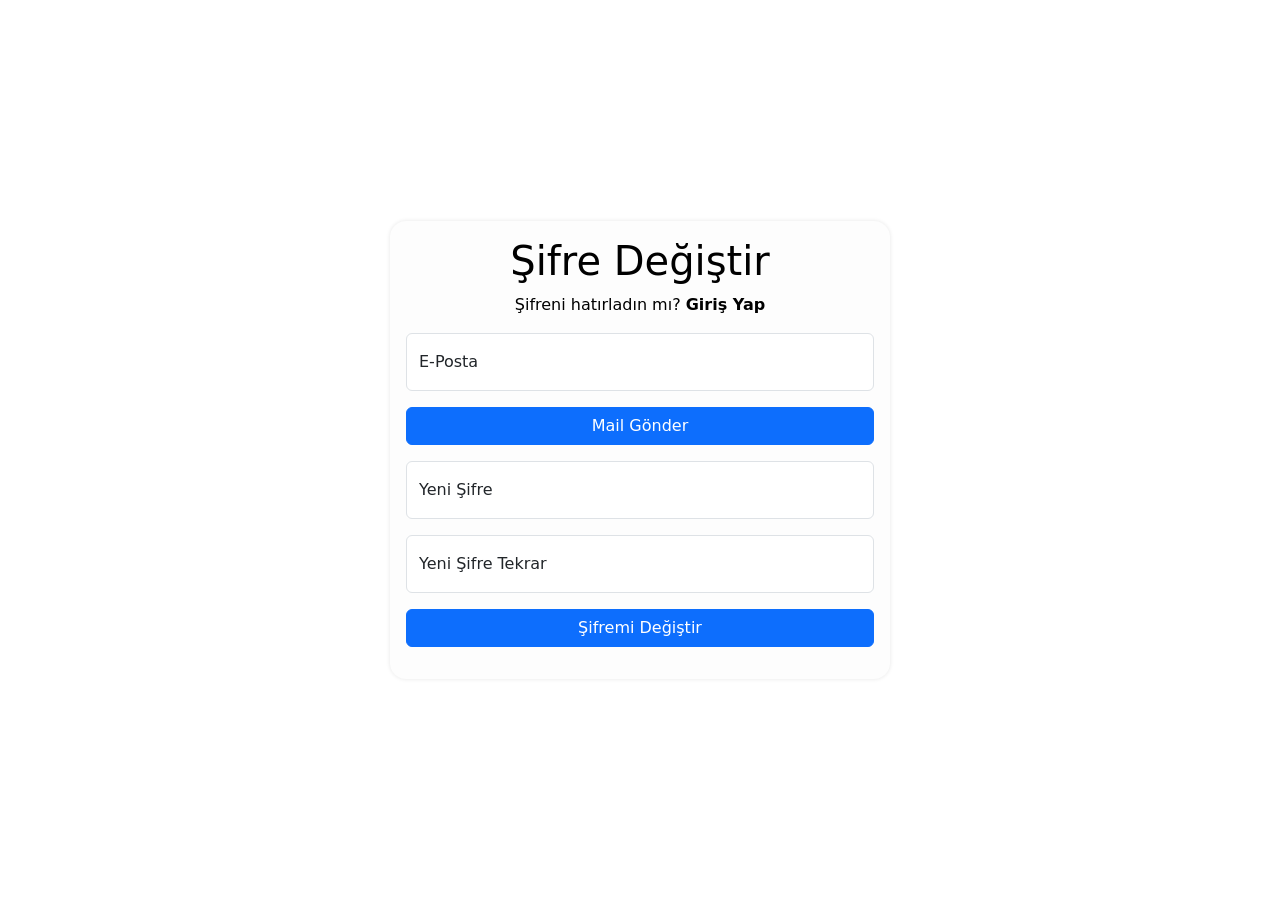
<file: pages/login-resigter/change-password.html>
<!DOCTYPE html>
<html lang="en">
<head>
    <meta charset="UTF-8">
    <meta name="viewport" content="width=device-width, initial-scale=1.0">
    <title>LOGIN || IM ADMIN TEMPLATE</title>
    <link rel="stylesheet" href="../../assets/scss/global.css">
</head>
<body>
    <div class="login-page">
        <div class="login-content">
            <div class="forgot-section">
                <h1>Şifre Değiştir</h1>
                <p>
                    Şifreni hatırladın mı?
                    <a href="login.html">Giriş Yap</a>
                </p>
                <form action="#">
                    <div class="form-floating mb-3">
                        <input type="email" class="form-control" id="loginEmail" placeholder="im@adminTheme.com">
                        <label for="loginEmail">E-Posta</label>
                    </div>
                    <button type="button" class="btn btn-primary w-100 mb-3">Mail Gönder</button>
                </form>
                <form action="#">
                    <div class="form-floating mb-3">
                        <input type="password" class="form-control" id="forgotPassword" placeholder="Şifre">
                        <label for="forgotPassword">Yeni Şifre</label>
                    </div>
                    <div class="form-floating mb-3">
                        <input type="password" class="form-control" id="forgotPasswordAgain" placeholder="Şifre Tekrar">
                        <label for="forgotPasswordAgain">Yeni Şifre Tekrar</label>
                    </div>
                    <button type="button" class="btn btn-primary w-100 mb-3">Şifremi Değiştir</button>
                </form>
            </div><!-- forgot-section -->
        </div>
    </div>
</body>
</html>
</file>
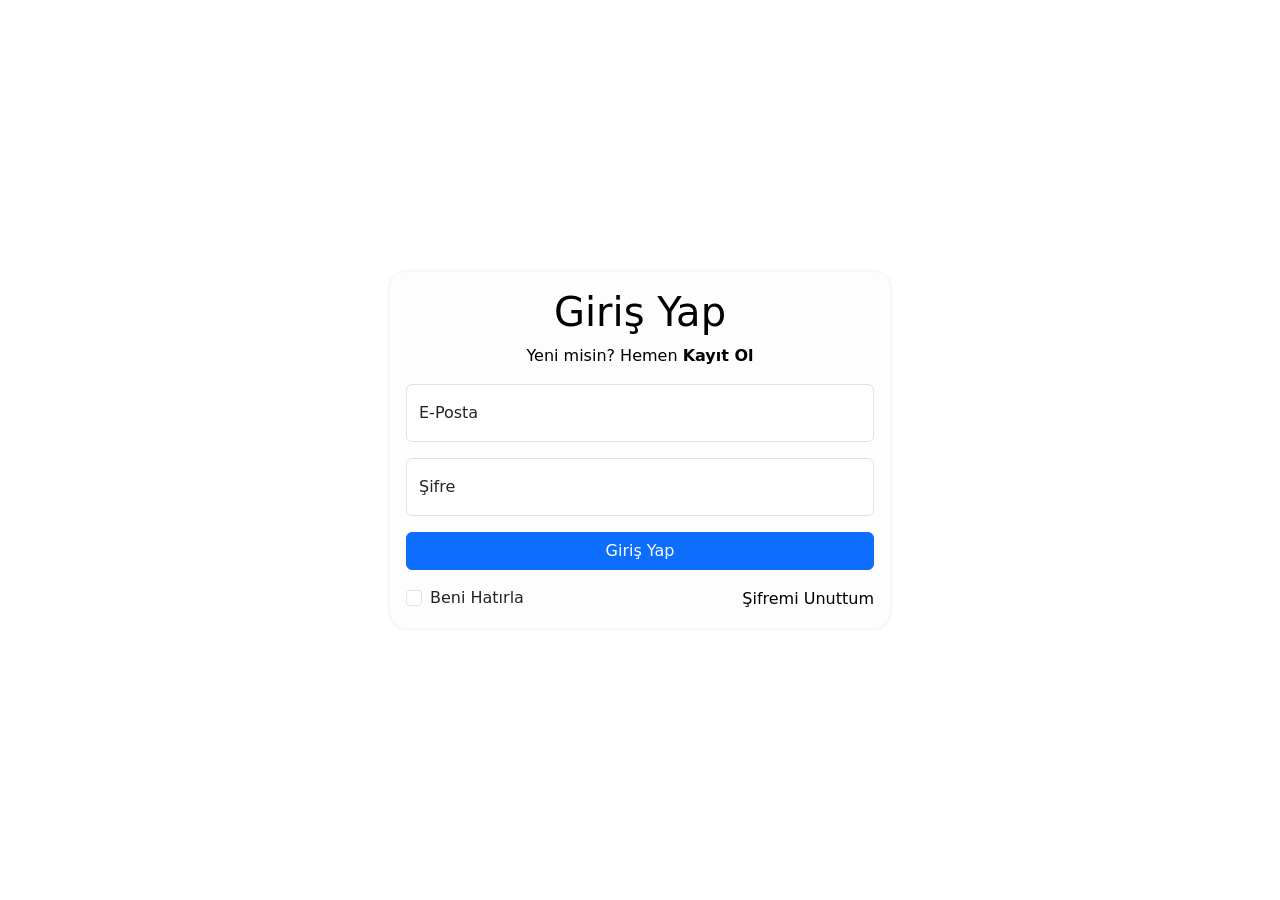
<file: pages/login-resigter/login.html>
<!DOCTYPE html>
<html lang="en">
<head>
    <meta charset="UTF-8">
    <meta name="viewport" content="width=device-width, initial-scale=1.0">
    <title>LOGIN || IM ADMIN TEMPLATE</title>
    <link rel="stylesheet" href="../../assets/scss/global.css">
</head>
<body>
    <div class="login-page">
        <div class="login-content">
            <div class="login-section">
                <h1>Giriş Yap</h1>
                <p>
                    Yeni misin? Hemen 
                    <a href="register.html">Kayıt Ol</a>
                </p>
                <form action="#">
                    <div class="form-floating mb-3">
                        <input type="email" class="form-control" id="loginEmail" placeholder="im@adminTheme.com">
                        <label for="loginEmail">E-Posta</label>
                    </div>
                    <div class="form-floating mb-3">
                        <input type="password" class="form-control" id="loginPassword" placeholder="Şifre">
                        <label for="loginPassword">Şifre</label>
                    </div>
                    <button type="button" class="btn btn-primary w-100 mb-3">Giriş Yap</button>
                    <div class="remember-forgot">
                        <div class="form-check">
                            <input class="form-check-input" type="checkbox" value="" id="rememberMe">
                            <label class="form-check-label" for="rememberMe">
                                Beni Hatırla
                            </label>
                        </div>
                        <a class="forgot-label" href="change-password.html">Şifremi Unuttum</a>
                    </div>
                </form>
            </div><!-- login-section -->
        </div>
    </div>
</body>
</html>
</file>
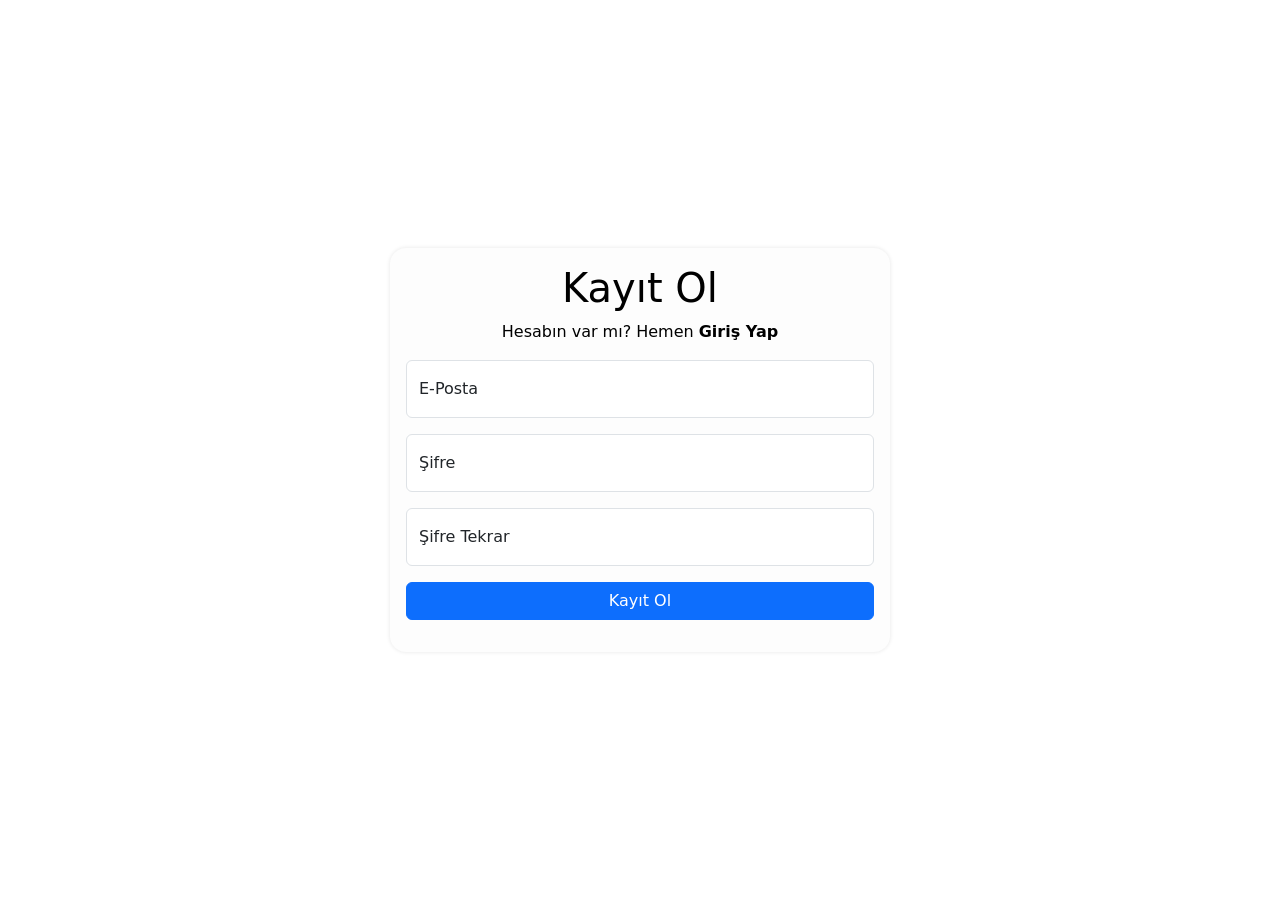
<file: pages/login-resigter/register.html>
<!DOCTYPE html>
<html lang="en">
<head>
    <meta charset="UTF-8">
    <meta name="viewport" content="width=device-width, initial-scale=1.0">
    <title>LOGIN || IM ADMIN TEMPLATE</title>
    <link rel="stylesheet" href="../../assets/scss/global.css">
</head>
<body>
    <div class="login-page">
        <div class="login-content">
            <div class="register-section">
                <h1>Kayıt Ol</h1>
                <p>
                    Hesabın var mı? Hemen 
                    <a href="login.html">Giriş Yap</a>
                </p>
                <form action="#">
                    <div class="form-floating mb-3">
                        <input type="email" class="form-control" id="registerEmail" placeholder="im@adminTheme.com">
                        <label for="registerEmail">E-Posta</label>
                    </div>
                    <div class="form-floating mb-3">
                        <input type="password" class="form-control" id="registerPassword" placeholder="Şifre">
                        <label for="registerPassword">Şifre</label>
                    </div>
                    <div class="form-floating mb-3">
                        <input type="password" class="form-control" id="registerPasswordAgain" placeholder="Şifre Tekrar">
                        <label for="registerPasswordAgain">Şifre Tekrar</label>
                    </div>
                    <button type="button" class="btn btn-primary w-100 mb-3">Kayıt Ol</button>
                </form>
            </div><!-- register-section -->
        </div>
    </div>
</body>
</html>
</file>
<file: assets/scss/global.css>
@import"https://fonts.googleapis.com/css2?family=Open+Sans:wght@300;400;500;600;700&display=swap";@import"https://fonts.googleapis.com/css2?family=Material+Symbols+Outlined:opsz,wght,FILL,GRAD@20..48,100..700,0..1,-50..200";@import'../bootstrap/bootstrap.min.css';.material-symbols-outlined{font-variation-settings:"FILL" 0,"wght" 400,"GRAD" 0,"opsz" 48}a,a:hover,a:visited,a:active{text-decoration:none}ul,ol{list-style-type:none;padding:0;margin:0}#side-action-input:checked~.im-header{left:80px}.im-header{position:fixed;top:0;right:0;left:260px;padding:1rem;background:#fff;z-index:90;-webkit-transition-duration:400ms;transition-duration:400ms;-webkit-transition-timing-function:cubic-bezier(1, 0, 0.25, 1);transition-timing-function:cubic-bezier(1, 0, 0.25, 1);-webkit-box-shadow:0 .1rem .25rem rgba(0,0,0,.1);box-shadow:0 .1rem .25rem rgba(0,0,0,.1)}.im-header .im-header-row{display:-webkit-box;display:-ms-flexbox;display:flex;-webkit-box-pack:justify;-ms-flex-pack:justify;justify-content:space-between;-webkit-box-align:center;-ms-flex-align:center;align-items:center}.im-header .side-action-btn{background:#181818;color:#f1f1f1;display:-webkit-box;display:-ms-flexbox;display:flex;-webkit-box-align:center;-ms-flex-align:center;align-items:center;-webkit-box-pack:center;-ms-flex-pack:center;justify-content:center;padding:.25rem;border-radius:.25rem;cursor:pointer;display:none}.im-header .side-action-btn span{font-size:2rem}.im-header .search{width:320px}.im-header .search .form .search-container{display:-webkit-box;display:-ms-flexbox;display:flex;position:relative}.im-header .search .form .search-container input{padding-right:55px}.im-header .search .form .search-container button{position:absolute;right:0;height:100%}.im-header .app-navbar{-ms-flex-negative:0;flex-shrink:0}.im-header .app-navbar .app-navbar-item .user-dropdown .dropdown-toggle{outline:none;-webkit-box-shadow:none;box-shadow:none;border:2px solid #0d6efd;background:none;overflow:hidden;border-radius:50px;width:50px;height:50px;padding:0}.im-header .app-navbar .app-navbar-item .user-dropdown .dropdown-toggle span{display:block;width:100%;height:100%}.im-header .app-navbar .app-navbar-item .user-dropdown .dropdown-toggle span img{display:block;width:100%;height:100%;-o-object-fit:cover;object-fit:cover}@media(max-width: 992px){#side-action-input:checked~.im-header{left:0px}.im-header{left:0px}.im-header .side-action-btn{display:-webkit-box;display:-ms-flexbox;display:flex}.im-header .search{padding:0 1rem}}#side-action-input:checked~.im-side{width:80px}#side-action-input:checked~.im-side .side-action-btn span{-webkit-transform:rotateY(180deg);transform:rotateY(180deg)}#side-action-input:checked~.im-side .logo a{padding:1rem}#side-action-input:checked~.im-side .menu{width:80px;overflow:hidden}#side-action-input:checked~.im-side .menu .menu-scroll{width:260px;pointer-events:none}#side-action-input:checked~.im-side .menu .menu-scroll .menu-item{pointer-events:all}#side-action-input:checked~.im-side .menu .menu-scroll .menu-item a{--before-length: 10px;--before-length2: calc(var(--before-length) * -1)}#side-action-input:checked~.im-side .menu .menu-scroll .menu-item a .menu-text{pointer-events:none;opacity:0}#side-action-input:checked~.im-side .menu .menu-scroll .menu-item a .menu-text:before{content:"";background:#181818;position:absolute;top:var(--before-length2);right:var(--before-length2);bottom:var(--before-length2);left:var(--before-length2);z-index:-1}#side-action-input:checked~.im-side .menu .menu-scroll .menu-item a:hover .menu-text{opacity:1;-webkit-transform:translateX(calc(var(--before-length) * 1));transform:translateX(calc(var(--before-length) * 1))}#side-action-input:checked~.im-side .menu .menu-scroll .menu-item .menu-sub{padding-left:0}#side-action-input:checked~.im-side .menu .menu-scroll .menu-item .menu-sub ul li a:hover{-webkit-transform:translateX(0px);transform:translateX(0px)}#side-action-input:checked~.im-side .menu .menu-scroll .menu-item .menu-sub ul li a:hover .menu-text{opacity:1}#side-action-input:checked~.im-side .menu .menu-scroll .menu-head .menu-text{pointer-events:none;opacity:0}#side-action-input:checked~.im-side:hover .menu{overflow:visible}.im-side{position:fixed;top:0;bottom:0;left:0;width:260px;background:#181818;z-index:100;-webkit-transition-duration:400ms;transition-duration:400ms;-webkit-transition-timing-function:cubic-bezier(1, 0, 0.25, 1);transition-timing-function:cubic-bezier(1, 0, 0.25, 1)}.im-side .side-action-btn{position:absolute;top:1.25rem;right:0;-webkit-transform:translateX(50%);transform:translateX(50%);background:#fff;color:#888a8e;display:-webkit-box;display:-ms-flexbox;display:flex;-webkit-box-align:center;-ms-flex-align:center;align-items:center;-webkit-box-pack:center;-ms-flex-pack:center;justify-content:center;padding:.25rem;border-radius:.25rem;cursor:pointer}.im-side .side-action-btn span{-webkit-transform:rotateY(0deg);transform:rotateY(0deg);-webkit-transition:.4s;transition:.4s}.im-side .side-action-btn span.menu-icon{display:none}.im-side .side-action-btn span.close-icon{display:none}.im-side .logo a{display:-webkit-box;display:-ms-flexbox;display:flex;-webkit-box-align:center;-ms-flex-align:center;align-items:center;padding:1rem 1.5rem;font-size:2rem;font-weight:700;line-height:1;height:70px;color:#fff;-webkit-transition:.4s;transition:.4s}.im-side .menu{width:260px}.im-side .menu .menu-scroll{padding:0 .75rem;overflow-y:auto;height:calc(100vh - 70px - 56px)}.im-side .menu .menu-scroll .menu-item{padding:.25rem 0 .5rem;position:relative;margin-bottom:.5rem}.im-side .menu .menu-scroll .menu-item a{display:-webkit-box;display:-ms-flexbox;display:flex;-webkit-box-align:center;-ms-flex-align:center;align-items:center;padding:.65rem .75rem;font-size:1rem;font-weight:600;color:#dbdfe9}.im-side .menu .menu-scroll .menu-item a .material-symbols-outlined{margin-right:.5rem}.im-side .menu .menu-scroll .menu-item a .menu-text{-webkit-transition:.4s;transition:.4s;pointer-events:all;opacity:1}.im-side .menu .menu-scroll .menu-item .menu-sub{padding-left:.75rem;-webkit-transition:.4s;transition:.4s}.im-side .menu .menu-scroll .menu-item .menu-sub ul li{overflow:hidden;padding:0;-webkit-transition:.4s;transition:.4s;margin-bottom:.25rem}.im-side .menu .menu-scroll .menu-item .menu-sub ul li a{color:#888a8e;font-size:.875rem;padding:0 .75rem 0 2.55rem;-webkit-transition:.4s;transition:.4s;position:relative}.im-side .menu .menu-scroll .menu-item .menu-sub ul li a .material-symbols-outlined{position:absolute;left:.75rem}.im-side .menu .menu-scroll .menu-item .menu-sub ul li a .menu-text{line-height:0}.im-side .menu .menu-scroll .menu-item .menu-sub ul li a:hover{color:#dbdfe9;-webkit-transform:translateX(5px);transform:translateX(5px)}.im-side .menu .menu-scroll .menu-item:hover .menu-sub ul li a{padding:.75rem .75rem .75rem 2.5rem}.im-side .menu .menu-scroll .menu-item:hover .menu-sub ul li a .menu-text{line-height:1}.im-side .menu .menu-scroll .menu-head{display:-webkit-box;display:-ms-flexbox;display:flex;-webkit-box-align:center;-ms-flex-align:center;align-items:center;font-size:1rem;padding:.25rem .75rem;font-weight:600;color:#d9b600}.im-side .menu .menu-scroll .menu-head .material-symbols-outlined{margin-right:.5rem}.im-side .menu .menu-scroll .menu-head .menu-text{-webkit-transition:.4s;transition:.4s;pointer-events:all;opacity:1}.im-side .side-footer{position:absolute;bottom:0;display:-webkit-box;display:-ms-flexbox;display:flex;-webkit-box-align:center;-ms-flex-align:center;align-items:center;-webkit-box-pack:center;-ms-flex-pack:center;justify-content:center;width:100%;padding:1rem 1.5rem;color:#888a8e;text-align:center}.im-side-overlay{position:fixed;z-index:99;left:0;top:0;right:0;bottom:0;background:rgba(0,0,0,.3);opacity:0;pointer-events:none;-webkit-transition:.4s;transition:.4s}@media(max-width: 992px){#side-action-input:checked~.im-side{width:260px}#side-action-input:checked~.im-side .side-action-btn span{-webkit-transform:rotateY(180deg);transform:rotateY(180deg)}#side-action-input:checked~.im-side .side-action-btn span.menu-icon{opacity:0}#side-action-input:checked~.im-side .side-action-btn span.close-icon{opacity:1}#side-action-input:checked~.im-side .menu{width:260px}#side-action-input:checked~.im-side .menu .menu-scroll .menu-item a .menu-text{opacity:1;pointer-events:all}#side-action-input:checked~.im-side .menu .menu-scroll .menu-head .menu-text{opacity:1;pointer-events:all}#side-action-input:checked~.im-side-overlay{opacity:1;pointer-events:all}.im-side{width:0;overflow:hidden}.im-side .side-action-btn{-webkit-transform:translateX(-1rem);transform:translateX(-1rem)}.im-side .side-action-btn span{position:absolute;opacity:0}.im-side .side-action-btn span.menu-icon{opacity:1;position:relative;display:block}.im-side .side-action-btn span.close-icon{display:block}}.login-page{display:grid;place-items:center;height:100vh}.login-page .login-content{width:500px;max-width:90%;position:relative;display:grid;place-items:center}.login-page .login-content h1,.login-page .login-content p{text-align:center;color:#000}.login-page .login-content h1 a,.login-page .login-content p a{display:inline-block;color:#000;cursor:pointer;font-weight:bold}.login-page .login-content .remember-forgot{display:-webkit-box;display:-ms-flexbox;display:flex;-webkit-box-align:center;-ms-flex-align:center;align-items:center;-webkit-box-pack:justify;-ms-flex-pack:justify;justify-content:space-between}.login-page .login-content .forgot-label{display:inline-block;color:#000;cursor:pointer}.login-page .login-content .register-section,.login-page .login-content .login-section,.login-page .login-content .forgot-section{position:absolute;width:100%;border-radius:1rem;background:#fdfdfd;-webkit-box-shadow:0 0 .25rem rgba(0,0,0,.1);box-shadow:0 0 .25rem rgba(0,0,0,.1);padding:1rem}.pagination-container .entries{font-size:1rem}.pagination-container .entries select{width:80px;margin:0 .5rem}@media(max-width: 992px){.pagination-container{-ms-flex-wrap:wrap;flex-wrap:wrap;-webkit-box-pack:center !important;-ms-flex-pack:center !important;justify-content:center !important}.pagination-container .entries{padding-bottom:20px;-webkit-box-pack:center;-ms-flex-pack:center;justify-content:center}.pagination-container nav{-webkit-box-pack:center !important;-ms-flex-pack:center !important;justify-content:center !important}}#side-action-input:checked~.im-wrapper{margin-left:80px}.im-wrapper{margin-left:260px;margin-top:70px;padding-top:2rem;-webkit-transition-duration:400ms;transition-duration:400ms;-webkit-transition-timing-function:cubic-bezier(1, 0, 0.25, 1);transition-timing-function:cubic-bezier(1, 0, 0.25, 1)}@-webkit-keyframes css-only{0%{color:#19dcea}25%{color:#b22cff}50%{color:#ea2222}75%{color:#f5be10}100%{color:#3bd80d}}@keyframes css-only{0%{color:#19dcea}25%{color:#b22cff}50%{color:#ea2222}75%{color:#f5be10}100%{color:#3bd80d}}@-webkit-keyframes hidden-animate{0%{opacity:1}99%{opacity:0}100%{opacity:0;pointer-events:none}}@keyframes hidden-animate{0%{opacity:1}99%{opacity:0}100%{opacity:0;pointer-events:none}}.loader{position:fixed;left:0;top:0;right:0;bottom:0;background:#0d0142;z-index:999999;opacity:1;-webkit-animation-name:hidden-animate;animation-name:hidden-animate;-webkit-animation-duration:.5s;animation-duration:.5s;-webkit-animation-delay:1s;animation-delay:1s;-webkit-animation-direction:alternate;animation-direction:alternate;-webkit-animation-timing-function:linear;animation-timing-function:linear;-webkit-animation-fill-mode:both;animation-fill-mode:both;-webkit-animation-iteration-count:1;animation-iteration-count:1}.loader:before{content:"CSS ONLY";font-size:10vw;width:90%;text-align:center;font-weight:bold;color:#dfa300;position:absolute;left:50%;bottom:50%;-webkit-transform:translate(-50%, -50px);transform:translate(-50%, -50px);-webkit-animation-name:css-only;animation-name:css-only;-webkit-animation-duration:4s;animation-duration:4s;-webkit-animation-direction:alternate;animation-direction:alternate;-webkit-animation-timing-function:linear;animation-timing-function:linear;-webkit-animation-iteration-count:infinite;animation-iteration-count:infinite}.loader:after{content:"ADMIN THEME";font-size:10vw;width:90%;text-align:center;font-weight:bold;color:#dfa300;position:absolute;left:50%;top:50%;-webkit-transform:translate(-50%, -50px);transform:translate(-50%, -50px);-webkit-animation-name:css-only;animation-name:css-only;-webkit-animation-duration:4s;animation-duration:4s;-webkit-animation-direction:alternate;animation-direction:alternate;-webkit-animation-timing-function:linear;animation-timing-function:linear;-webkit-animation-iteration-count:infinite;animation-iteration-count:infinite}@media(max-width: 992px){#side-action-input:checked~.im-wrapper{margin-left:0px}.im-wrapper{margin-left:0px;margin-top:70px;-webkit-transition-duration:false;transition-duration:false;-webkit-transition-timing-function:cubic-bezier(1, 0, 0.25, 1);transition-timing-function:cubic-bezier(1, 0, 0.25, 1)}}.cripto-dash-box-1{padding:1rem;-webkit-box-shadow:0 3px 4px rgba(0,0,0,.1);box-shadow:0 3px 4px rgba(0,0,0,.1);border-radius:5px;-webkit-transition:.4s;transition:.4s;margin-bottom:1rem}.cripto-dash-box-1 .up{display:-webkit-box;display:-ms-flexbox;display:flex;-webkit-box-align:center;-ms-flex-align:center;align-items:center;padding-bottom:1rem}.cripto-dash-box-1 .up .icon{padding-right:20px}.cripto-dash-box-1 .up .icon span{font-size:2.5rem;-webkit-transition:.4s;transition:.4s}.cripto-dash-box-1 .up .name{font-size:1.75rem;font-weight:700}.cripto-dash-box-1 .bot{display:-webkit-box;display:-ms-flexbox;display:flex;-webkit-box-align:center;-ms-flex-align:center;align-items:center;-webkit-box-pack:justify;-ms-flex-pack:justify;justify-content:space-between}.cripto-dash-box-1 .bot .units span:nth-child(1){font-weight:700}.cripto-dash-box-1 .bot .units span:nth-child(3){font-weight:700}.cripto-dash-box-1 .bot .percent{font-weight:500}.cripto-dash-box-1:hover{-webkit-transform:scale(1.05) translateY(-5px);transform:scale(1.05) translateY(-5px);-webkit-box-shadow:0 14px 24px rgba(0,0,0,.2);box-shadow:0 14px 24px rgba(0,0,0,.2)}.cripto-dash-box-1:hover .up .icon span{color:red}.cripto-dash-box-2{padding:1rem;-webkit-box-shadow:0 5px 5px rgba(0,0,0,0);box-shadow:0 5px 5px rgba(0,0,0,0);border-radius:5px;-webkit-transition:.4s;transition:.4s;margin-bottom:1rem;background:url("data:image/svg+xml,%3Csvg xmlns='http://www.w3.org/2000/svg' width='28' height='49' viewBox='0 0 28 49'%3E%3Cg fill-rule='evenodd'%3E%3Cg id='hexagons' fill='%23ffffff' fill-opacity='0.05' fill-rule='nonzero'%3E%3Cpath d='M13.99 9.25l13 7.5v15l-13 7.5L1 31.75v-15l12.99-7.5zM3 17.9v12.7l10.99 6.34 11-6.35V17.9l-11-6.34L3 17.9zM0 15l12.98-7.5V0h-2v6.35L0 12.69v2.3zm0 18.5L12.98 41v8h-2v-6.85L0 35.81v-2.3zM15 0v7.5L27.99 15H28v-2.31h-.01L17 6.35V0h-2zm0 49v-8l12.99-7.5H28v2.31h-.01L17 42.15V49h-2z'/%3E%3C/g%3E%3C/g%3E%3C/svg%3E")}.cripto-dash-box-2 .up{display:-webkit-box;display:-ms-flexbox;display:flex;-webkit-box-align:center;-ms-flex-align:center;align-items:center;-webkit-box-pack:center;-ms-flex-pack:center;justify-content:center;padding-bottom:1rem}.cripto-dash-box-2 .up .name{text-align:center;color:#fff}.cripto-dash-box-2 .up .name h2{font-size:3rem}.cripto-dash-box-2 .up .name h4{font-size:1.5rem}.cripto-dash-box-2 .bot .units{color:#fff;display:-webkit-box;display:-ms-flexbox;display:flex;-webkit-box-pack:center;-ms-flex-pack:center;justify-content:center;border-bottom:1px solid #fff;padding-bottom:1rem}.cripto-dash-box-2 .bot .units>div{-webkit-box-flex:0;-ms-flex:0 0 33%;flex:0 0 33%;padding:.5rem;text-align:center;border-right:1px solid #fff}.cripto-dash-box-2 .bot .units>div:nth-last-child(1){border:none}.cripto-dash-box-2 .bot .percent{color:#fff;display:-webkit-box;display:-ms-flexbox;display:flex;-webkit-box-pack:center;-ms-flex-pack:center;justify-content:center;padding-top:1rem}.cripto-dash-box-2 .bot .percent>div{-webkit-box-flex:0;-ms-flex:0 0 33%;flex:0 0 33%;padding:.5rem;text-align:center;border-right:1px solid #fff}.cripto-dash-box-2 .bot .percent>div:nth-last-child(1){border:none}.cripto-dash-box-2:hover{-webkit-transform:scale(1.01) translateY(-5px);transform:scale(1.01) translateY(-5px);-webkit-box-shadow:0 14px 24px rgba(0,0,0,.2);box-shadow:0 14px 24px rgba(0,0,0,.2)}.cripto-dash-box-3{background-image:url("data:image/svg+xml,%3Csvg width='42' height='44' viewBox='0 0 42 44' xmlns='http://www.w3.org/2000/svg'%3E%3Cg id='Page-1' fill='none' fill-rule='evenodd'%3E%3Cg id='brick-wall' fill='%23ffffff' fill-opacity='0.1'%3E%3Cpath d='M0 0h42v44H0V0zm1 1h40v20H1V1zM0 23h20v20H0V23zm22 0h20v20H22V23z'/%3E%3C/g%3E%3C/g%3E%3C/svg%3E");padding:1rem;height:250px;display:-webkit-box;display:-ms-flexbox;display:flex;-webkit-box-orient:vertical;-webkit-box-direction:normal;-ms-flex-direction:column;flex-direction:column;-webkit-box-pack:justify;-ms-flex-pack:justify;justify-content:space-between;margin-bottom:1rem;overflow:hidden;border-radius:2rem}.cripto-dash-box-3 .up{color:#fff}.cripto-dash-box-3 .up .icon .material-symbols-outlined{font-size:2rem}.cripto-dash-box-3 .up .name{font-size:2rem;font-weight:500}.cripto-dash-box-3 .bot{color:#fff}.cripto-dash-box-3 .bot .price{font-size:2.5rem;font-weight:700}.cripto-dash-box-3 .bot .value{font-size:1.25rem}.cripto-dash-box-4{background-image:url("data:image/svg+xml,%3Csvg xmlns='http://www.w3.org/2000/svg' width='80' height='105' viewBox='0 0 80 105'%3E%3Cg fill-rule='evenodd'%3E%3Cg id='death-star' fill='%23ffffff' fill-opacity='0.05'%3E%3Cpath d='M20 10a5 5 0 0 1 10 0v50a5 5 0 0 1-10 0V10zm15 35a5 5 0 0 1 10 0v50a5 5 0 0 1-10 0V45zM20 75a5 5 0 0 1 10 0v20a5 5 0 0 1-10 0V75zm30-65a5 5 0 0 1 10 0v50a5 5 0 0 1-10 0V10zm0 65a5 5 0 0 1 10 0v20a5 5 0 0 1-10 0V75zM35 10a5 5 0 0 1 10 0v20a5 5 0 0 1-10 0V10zM5 45a5 5 0 0 1 10 0v50a5 5 0 0 1-10 0V45zm0-35a5 5 0 0 1 10 0v20a5 5 0 0 1-10 0V10zm60 35a5 5 0 0 1 10 0v50a5 5 0 0 1-10 0V45zm0-35a5 5 0 0 1 10 0v20a5 5 0 0 1-10 0V10z' /%3E%3C/g%3E%3C/g%3E%3C/svg%3E");padding:1rem;display:-webkit-box;display:-ms-flexbox;display:flex;-webkit-box-pack:justify;-ms-flex-pack:justify;justify-content:space-between}.cripto-dash-box-4 .icon{color:#fff}.cripto-dash-box-4 .icon .material-symbols-outlined{font-size:2rem}.cripto-dash-box-4 .info{color:#fff}.cripto-dash-box-4 .info .price{font-size:2rem;font-weight:300}.cripto-dash-box-4 .info .desc{font-size:1rem}.dash-info-list{padding:2rem 1rem;background:#fefefe;-webkit-box-shadow:0 0 5px #f1f1f1;box-shadow:0 0 5px #f1f1f1;margin-bottom:1rem}.dash-info-list .row{-webkit-box-align:center;-ms-flex-align:center;align-items:center}.dash-info-list .list-name{font-size:2rem;font-weight:700}.dash-info-list .list-box .name{font-size:1rem;font-weight:300}.dash-info-list .list-box .value{font-size:1rem;font-weight:500}.table-info .table-info-box{display:-webkit-box;display:-ms-flexbox;display:flex;-webkit-box-orient:vertical;-webkit-box-direction:normal;-ms-flex-direction:column;flex-direction:column;-webkit-box-align:center;-ms-flex-align:center;align-items:center}.table-info .table-info-box .name{font-size:1.5rem}.table-info .table-info-box .value{display:-webkit-box;display:-ms-flexbox;display:flex;-webkit-box-align:center;-ms-flex-align:center;align-items:center;font-size:2rem;font-weight:700}.table-info .table-info-box .value .material-symbols-outlined{font-size:3rem}/*# sourceMappingURL=global.css.map */
</file>
